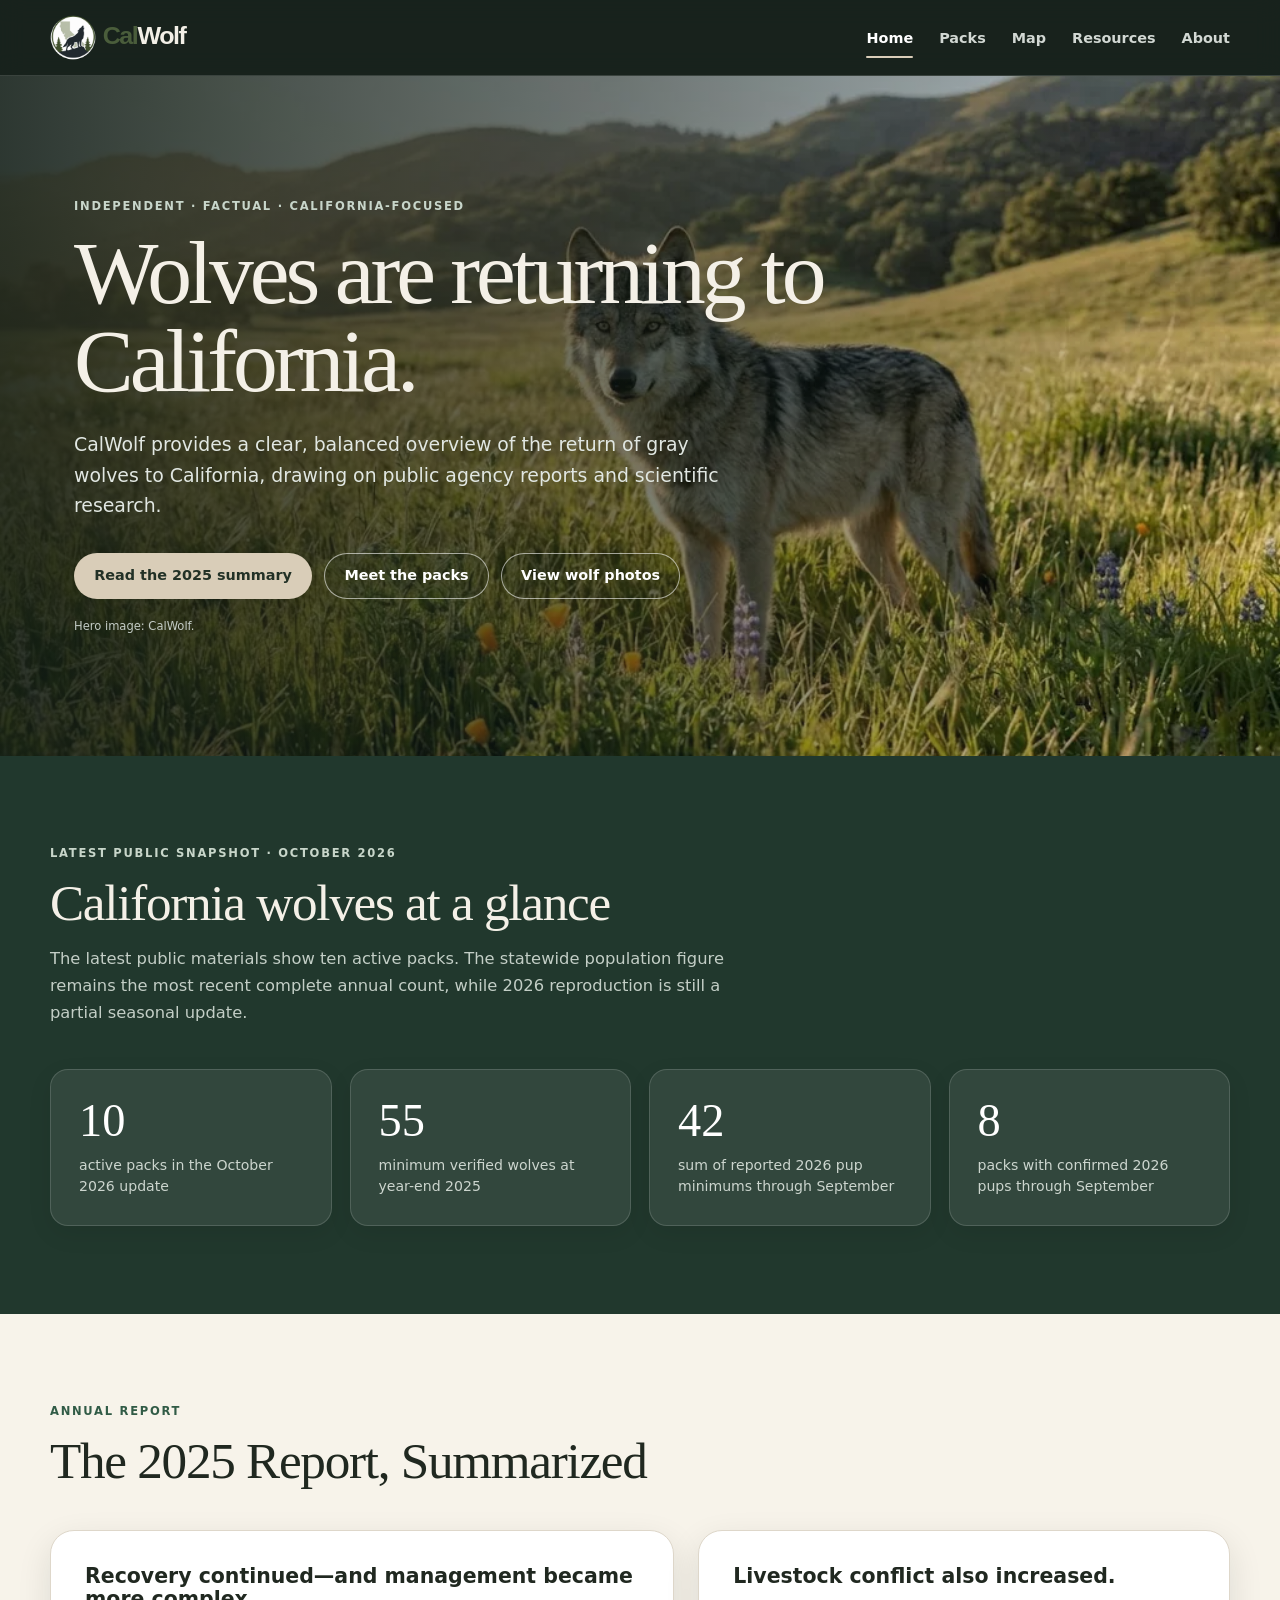
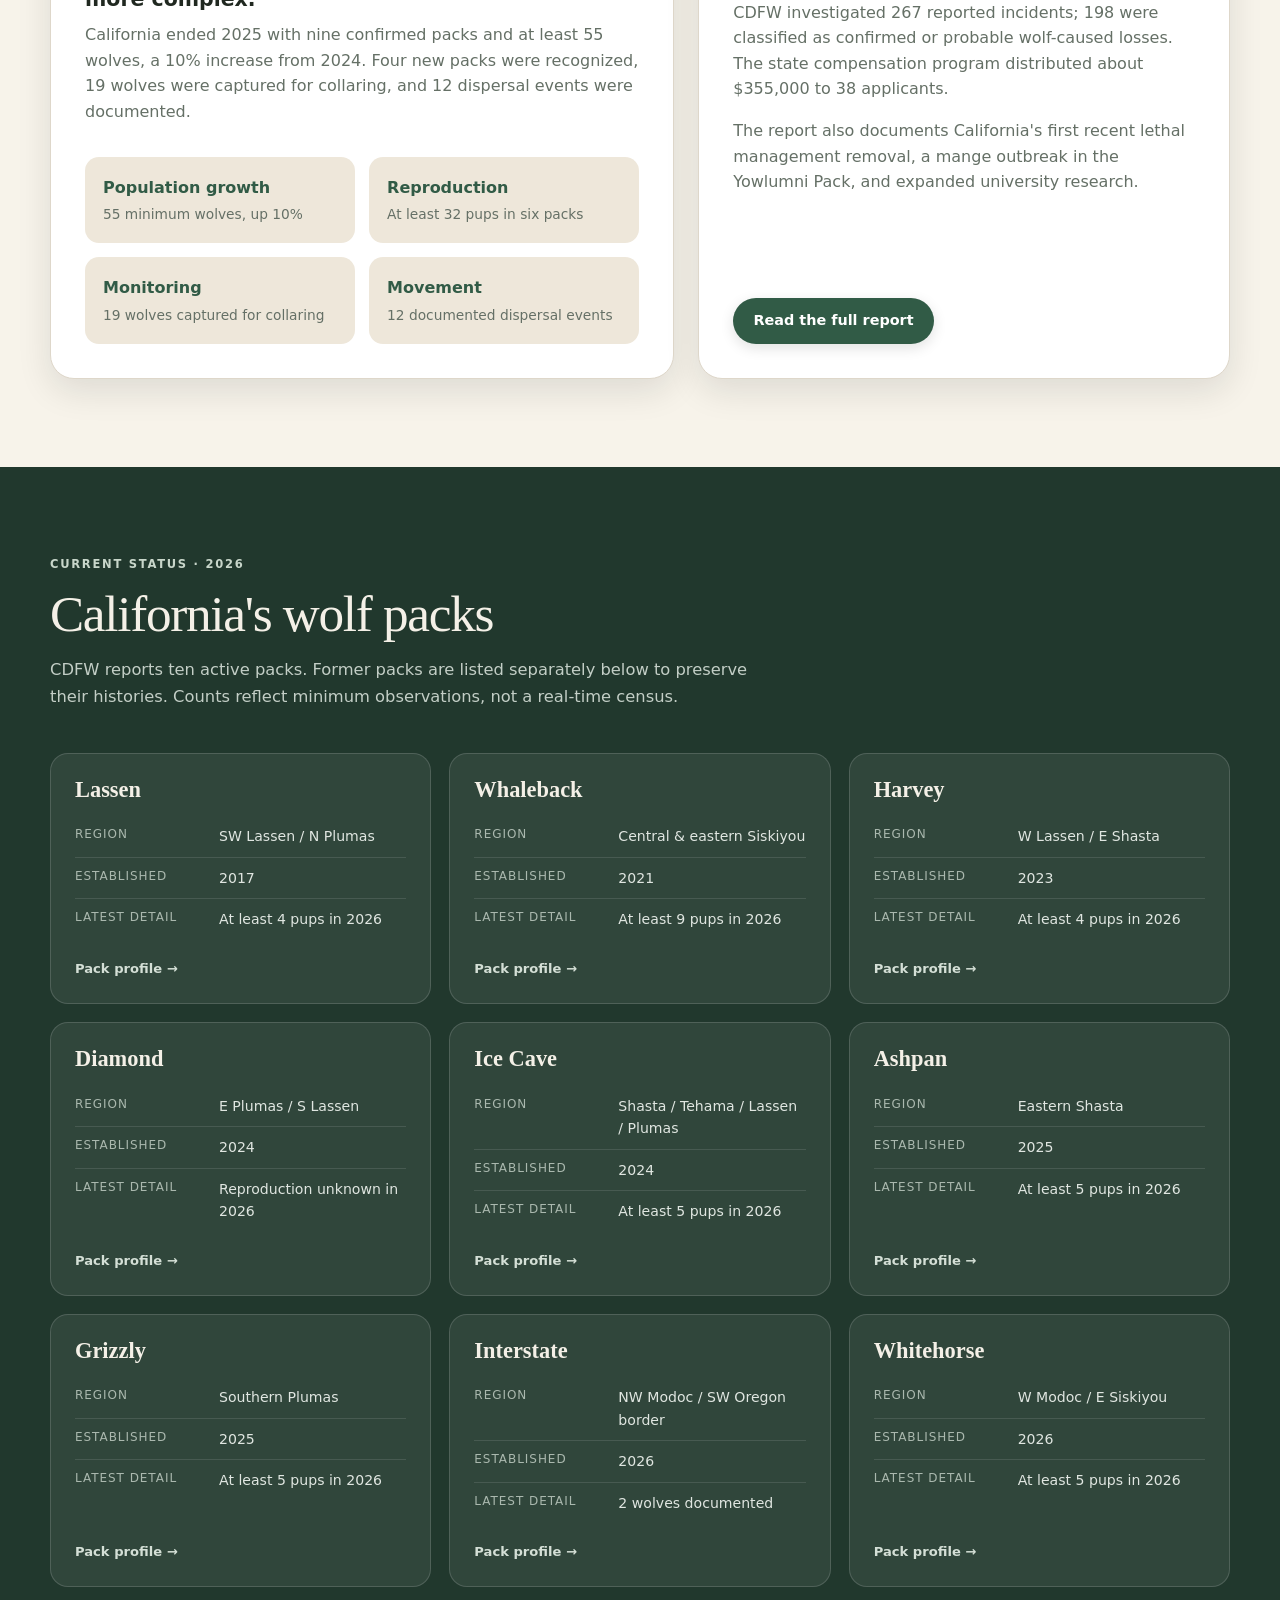
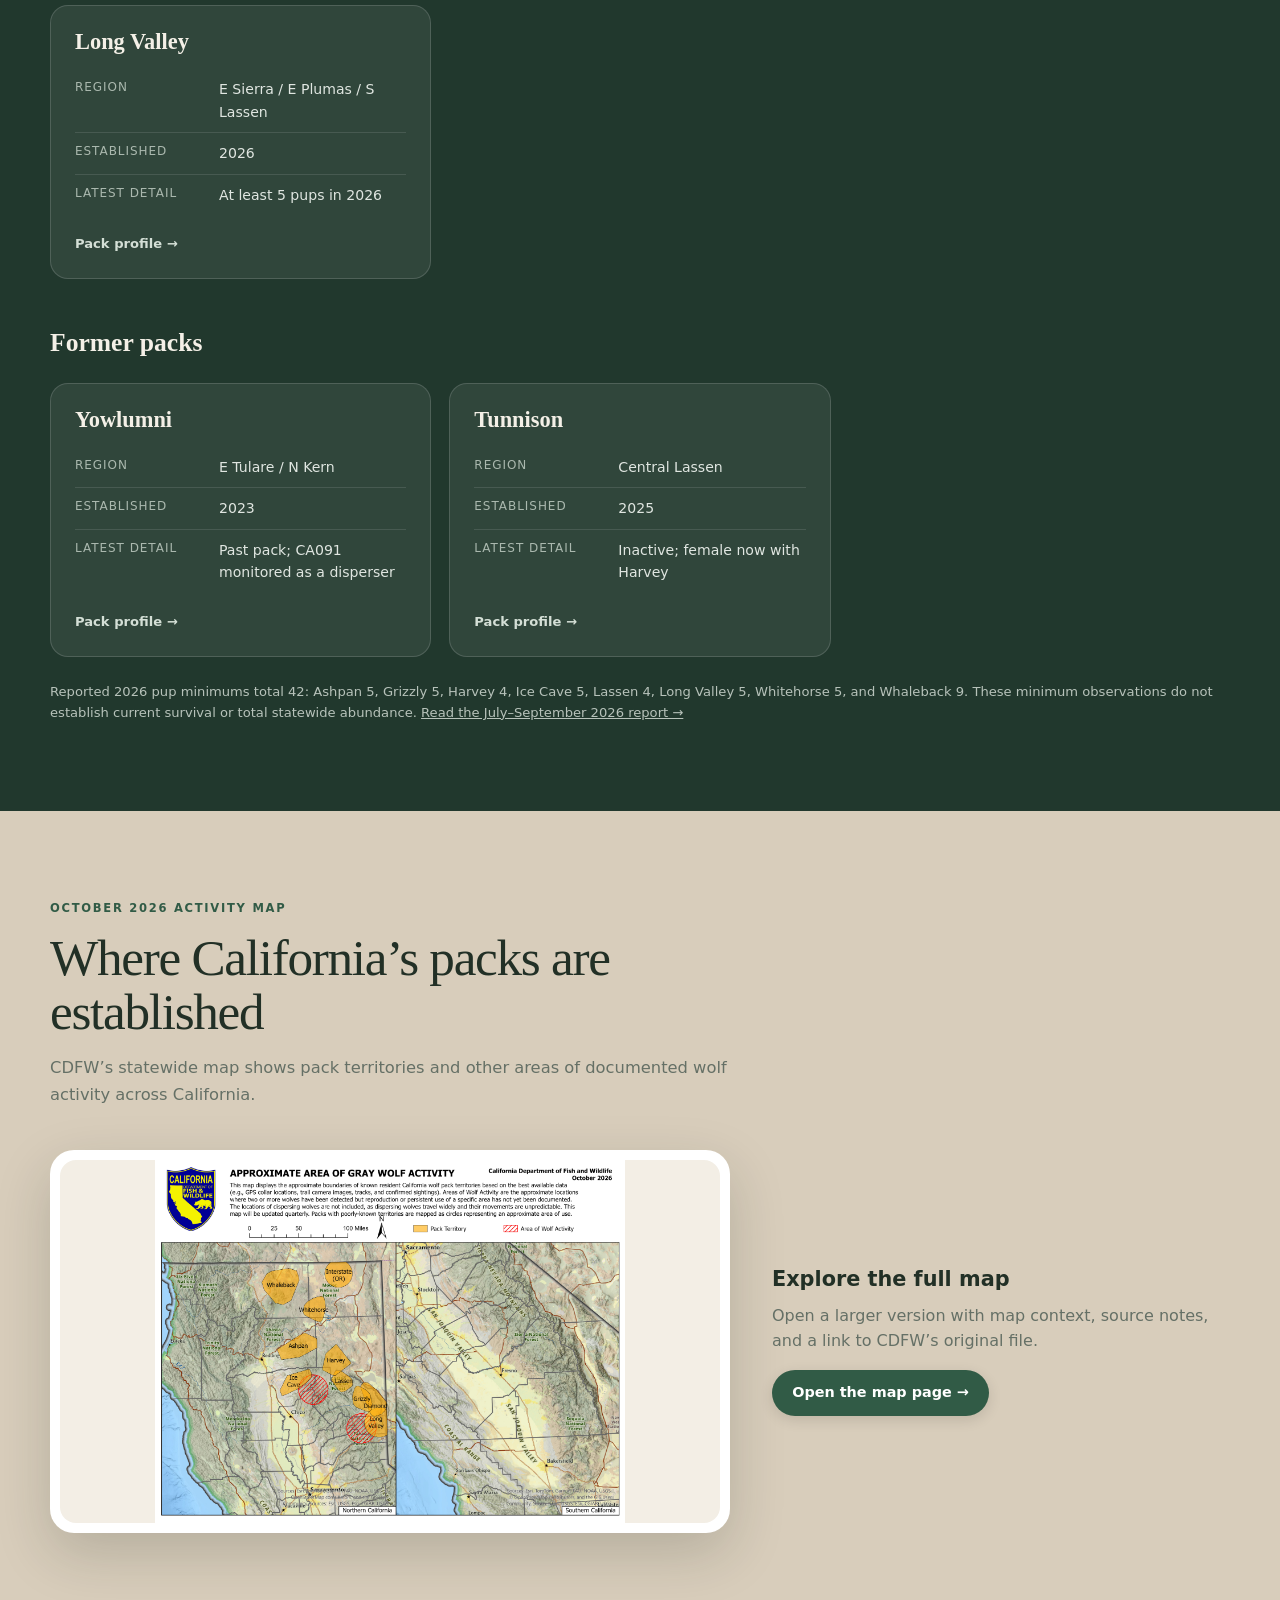
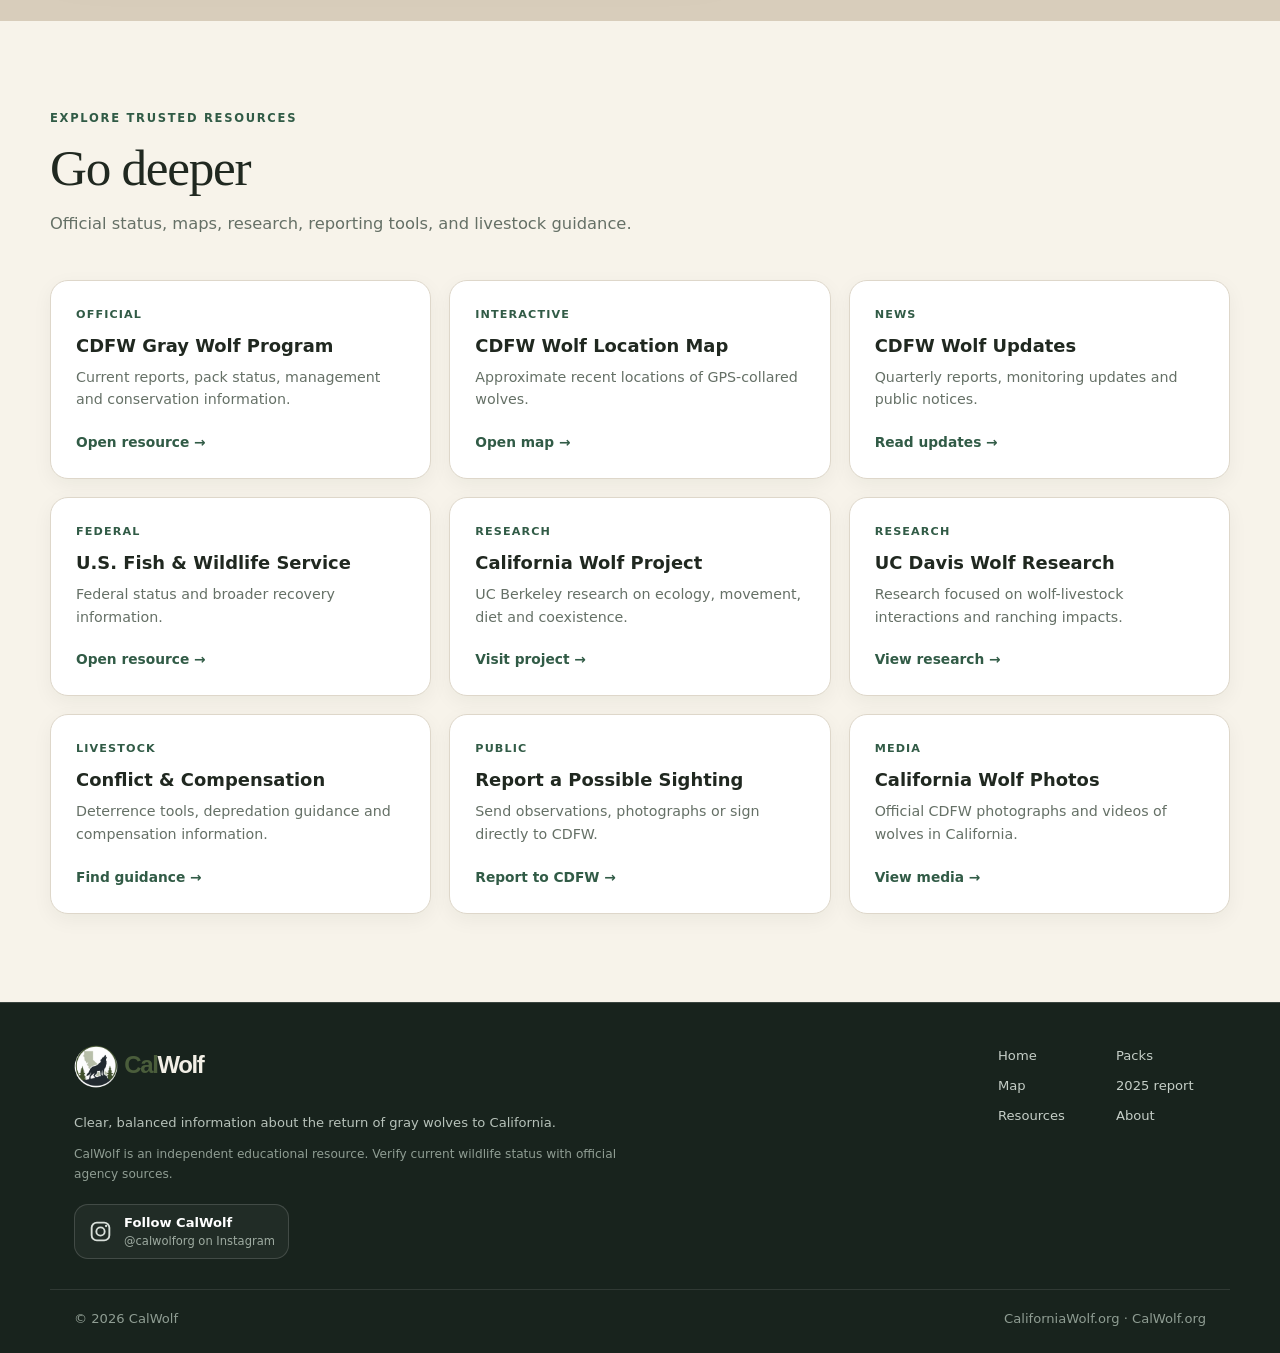
<file: index.html>
<!DOCTYPE html>
<html lang="en">
<head>
<meta charset="utf-8">
<meta content="width=device-width, initial-scale=1" name="viewport">
<title>CalWolf | California Gray Wolf Information</title>
<meta content="Clear, balanced information about the return of gray wolves to California, based on public agency reports and scientific research." name="description">

<link href="styles.css?v=20261026-heading" rel="stylesheet">
<meta content="#18231d" name="theme-color"><meta content="dark light" name="color-scheme"><meta content="index, follow, max-image-preview:large" name="robots"><link href="https://californiawolf.org/" rel="canonical"><link href="images/calwolf-icon.svg" rel="icon" type="image/svg+xml"><link href="images/favicon-32x32.png" rel="icon" sizes="32x32" type="image/png"><link href="images/favicon-16x16.png" rel="icon" sizes="16x16" type="image/png"><link href="images/favicon.ico" rel="shortcut icon"><link href="images/apple-touch-icon.png" rel="apple-touch-icon" sizes="180x180"><link href="site.webmanifest" rel="manifest"><link as="image" fetchpriority="high" href="images/hero-home.webp" rel="preload" type="image/webp"><link href="//nrm.dfg.ca.gov" rel="dns-prefetch"><link href="https://nrm.dfg.ca.gov" rel="preconnect"><meta content="CalWolf" property="og:site_name"><meta content="en_US" property="og:locale"><meta content="website" property="og:type"><meta content="CalWolf | California Gray Wolf Information" property="og:title"><meta content="Clear, balanced information about the return of gray wolves to California, based on public agency reports and scientific research." property="og:description"><meta content="https://californiawolf.org/" property="og:url"><meta content="https://californiawolf.org/images/calwolf-social.jpg" property="og:image"><meta content="1200" property="og:image:width"><meta content="630" property="og:image:height"><meta content="CalWolf — clear, balanced information about California gray wolves" property="og:image:alt"><meta content="summary_large_image" name="twitter:card"><meta content="CalWolf | California Gray Wolf Information" name="twitter:title"><meta content="Clear, balanced information about the return of gray wolves to California, based on public agency reports and scientific research." name="twitter:description"><meta content="https://californiawolf.org/images/calwolf-social.jpg" name="twitter:image"><script>document.documentElement.classList.add('js');</script><script defer src="site.js"></script><script type="application/ld+json">{
  "@context": "https://schema.org",
  "@type": "WebSite",
  "name": "CalWolf | California Gray Wolf Information",
  "url": "https://californiawolf.org/",
  "description": "Clear, balanced information about the return of gray wolves to California, based on public agency reports and scientific research.",
  "isPartOf": {
    "@type": "WebSite",
    "name": "CalWolf",
    "url": "https://californiawolf.org/"
  },
  "publisher": {
    "@type": "Organization",
    "name": "CalWolf",
    "url": "https://californiawolf.org/",
    "logo": "https://californiawolf.org/images/calwolf-icon.svg",
    "sameAs": ["https://www.instagram.com/calwolforg/"]
  }
}</script></head>
<body><a class="skip-link" href="#main-content">Skip to content</a>
<header class="site-header">
<a class="brand" href="index.html">
<img alt="CalWolf" class="brand-logo" decoding="async" height="190" src="images/calwolf-logo.svg" width="720">
<span class="brand-sub">
     California Wolf Information &amp; Education
    </span>
</a><button aria-controls="primary-navigation" aria-expanded="false" aria-label="Open navigation" class="nav-toggle" type="button"><span class="nav-toggle-line"></span><span class="nav-toggle-line"></span><span class="nav-toggle-line"></span></button>
<nav aria-label="Primary navigation" class="site-nav" id="primary-navigation">
<a aria-current="page" href="index.html">
     Home
    </a>
<a href="packs.html">
     Packs
    </a>
<a href="map.html">
     Map
    </a>
<a href="index.html#resources">
     Resources
    </a>
<a href="about.html">
     About
    </a>
</nav>
</header>
<main id="main-content">
<section class="hero home-hero">
<div class="hero-inner">
<div class="hero-copy">
<p class="eyebrow">
       Independent · factual · California-focused
      </p>
<h1>
       Wolves are returning to California.
      </h1>
<p class="lede">
       CalWolf provides a clear, balanced overview of the return of gray wolves to California, drawing on public agency reports and scientific research.
      </p>
<div class="hero-actions">
<a class="button" href="#report">
        Read the 2025 summary
       </a>
<a class="button ghost" href="#packs">
        Meet the packs
       </a>
<a class="button ghost" href="https://wildlife.ca.gov/Conservation/Mammals/Gray-Wolf/Photos" rel="noopener" target="_blank">
        View wolf photos
       </a>
</div>
<p class="credit">
       Hero image: CalWolf.
      </p>
</div>
</div>
</section>
<section class="section deep">
<div class="section-heading">
<p class="eyebrow">
      Latest public snapshot · October 2026
     </p>
<h2>
      California wolves at a glance
     </h2>
<p>
      The latest public materials show ten active packs. The statewide population figure remains the most recent complete annual count, while 2026 reproduction is still a partial seasonal update.
     </p>
</div>
<div class="metric-grid">
<article class="metric-card">
<span class="metric">
       10
      </span>
<span class="label">
       active packs in the October 2026 update
      </span>
</article>
<article class="metric-card">
<span class="metric">
       55
      </span>
<span class="label">
       minimum verified wolves at year-end 2025
      </span>
</article>
<article class="metric-card">
<span class="metric">
       42
      </span>
<span class="label">
       sum of reported 2026 pup minimums through September
      </span>
</article>
<article class="metric-card">
<span class="metric">
       8
      </span>
<span class="label">
       packs with confirmed 2026 pups through September
      </span>
</article>
</div>
</section>
<section class="section light" id="report">
<div class="section-heading">
<p class="eyebrow">
      Annual report
     </p>
<h2>
      The 2025 Report, Summarized
     </h2>
</div>
<div class="report-grid">
<article class="report-main">
<h3>
       Recovery continued—and management became more complex.
      </h3>
<p>
       California ended 2025 with nine confirmed packs and at least 55 wolves, a 10% increase from 2024. Four new packs were recognized, 19 wolves were captured for collaring, and 12 dispersal events were documented.
      </p>
<div class="facts">
<div class="fact">
<strong>
         Population growth
        </strong>
<span>
         55 minimum wolves, up 10%
        </span>
</div>
<div class="fact">
<strong>
         Reproduction
        </strong>
<span>
         At least 32 pups in six packs
        </span>
</div>
<div class="fact">
<strong>
         Monitoring
        </strong>
<span>
         19 wolves captured for collaring
        </span>
</div>
<div class="fact">
<strong>
         Movement
        </strong>
<span>
         12 documented dispersal events
        </span>
</div>
</div>
</article>
<aside class="report-side">
<h3>
       Livestock conflict also increased.
      </h3>
<p>
       CDFW investigated 267 reported incidents; 198 were classified as confirmed or probable wolf-caused losses. The state compensation program distributed about $355,000 to 38 applicants.
      </p>
<p>
       The report also documents California's first recent lethal management removal, a mange outbreak in the Yowlumni Pack, and expanded university research.
      </p>
<a class="button" href="https://nrm.dfg.ca.gov/FileHandler.ashx?DocumentID=245250" rel="noopener" target="_blank">
       Read the full report
      </a>
</aside>
</div>
</section>
<section class="section deep" id="packs">
<div class="section-heading">
<p class="eyebrow">
      Current status · 2026
     </p>
<h2>
      California's wolf packs
     </h2>
<p>
      CDFW reports ten active packs. Former packs are listed separately below to preserve their histories. Counts reflect minimum observations, not a real-time census.
     </p>
</div>
<div class="pack-grid">
<a class="pack-card" href="packs.html#lassen">
<h3>
       Lassen
      </h3>
<dl>
<div>
<dt>
         Region
        </dt>
<dd>
         SW Lassen / N Plumas
        </dd>
</div>
<div>
<dt>
         Established
        </dt>
<dd>
         2017
        </dd>
</div>
<div>
<dt>
         Latest detail
        </dt>
<dd>
         At least 4 pups in 2026
        </dd>
</div>
</dl>
<span class="pack-link">
       Pack profile →
      </span>
</a>
<a class="pack-card" href="packs.html#whaleback">
<h3>
       Whaleback
      </h3>
<dl>
<div>
<dt>
         Region
        </dt>
<dd>
         Central &amp; eastern Siskiyou
        </dd>
</div>
<div>
<dt>
         Established
        </dt>
<dd>
         2021
        </dd>
</div>
<div>
<dt>
         Latest detail
        </dt>
<dd>
         At least 9 pups in 2026
        </dd>
</div>
</dl>
<span class="pack-link">
       Pack profile →
      </span>
</a>
<a class="pack-card" href="packs.html#harvey">
<h3>
       Harvey
      </h3>
<dl>
<div>
<dt>
         Region
        </dt>
<dd>
         W Lassen / E Shasta
        </dd>
</div>
<div>
<dt>
         Established
        </dt>
<dd>
         2023
        </dd>
</div>
<div>
<dt>
         Latest detail
        </dt>
<dd>
         At least 4 pups in 2026
        </dd>
</div>
</dl>
<span class="pack-link">
       Pack profile →
      </span>
</a>

<a class="pack-card" href="packs.html#diamond">
<h3>
       Diamond
      </h3>
<dl>
<div>
<dt>
         Region
        </dt>
<dd>
         E Plumas / S Lassen
        </dd>
</div>
<div>
<dt>
         Established
        </dt>
<dd>
         2024
        </dd>
</div>
<div>
<dt>
         Latest detail
        </dt>
<dd>
         Reproduction unknown in 2026
        </dd>
</div>
</dl>
<span class="pack-link">
       Pack profile →
      </span>
</a>
<a class="pack-card" href="packs.html#ice-cave">
<h3>
       Ice Cave
      </h3>
<dl>
<div>
<dt>
         Region
        </dt>
<dd>
         Shasta / Tehama / Lassen / Plumas
        </dd>
</div>
<div>
<dt>
         Established
        </dt>
<dd>
         2024
        </dd>
</div>
<div>
<dt>
         Latest detail
        </dt>
<dd>
         At least 5 pups in 2026
        </dd>
</div>
</dl>
<span class="pack-link">
       Pack profile →
      </span>
</a>
<a class="pack-card" href="packs.html#ashpan">
<h3>
       Ashpan
      </h3>
<dl>
<div>
<dt>
         Region
        </dt>
<dd>
         Eastern Shasta
        </dd>
</div>
<div>
<dt>
         Established
        </dt>
<dd>
         2025
        </dd>
</div>
<div>
<dt>
         Latest detail
        </dt>
<dd>
         At least 5 pups in 2026
        </dd>
</div>
</dl>
<span class="pack-link">
       Pack profile →
      </span>
</a>

<a class="pack-card" href="packs.html#grizzly">
<h3>
       Grizzly
      </h3>
<dl>
<div>
<dt>
         Region
        </dt>
<dd>
         Southern Plumas
        </dd>
</div>
<div>
<dt>
         Established
        </dt>
<dd>
         2025
        </dd>
</div>
<div>
<dt>
         Latest detail
        </dt>
<dd>
         At least 5 pups in 2026
        </dd>
</div>
</dl>
<span class="pack-link">
       Pack profile →
      </span>
</a>
<a class="pack-card" href="packs.html#interstate">
<h3>
       Interstate
      </h3>
<dl>
<div>
<dt>
         Region
        </dt>
<dd>
         NW Modoc / SW Oregon border
        </dd>
</div>
<div>
<dt>
         Established
        </dt>
<dd>
         2026
        </dd>
</div>
<div>
<dt>
         Latest detail
        </dt>
<dd>
         2 wolves documented
        </dd>
</div>
</dl>
<span class="pack-link">
       Pack profile →
      </span>
</a>
<a class="pack-card" href="packs.html#whitehorse">
<h3>
       Whitehorse
      </h3>
<dl>
<div>
<dt>
         Region
        </dt>
<dd>
         W Modoc / E Siskiyou
        </dd>
</div>
<div>
<dt>
         Established
        </dt>
<dd>
         2026
        </dd>
</div>
<div>
<dt>
         Latest detail
        </dt>
<dd>
         At least 5 pups in 2026
        </dd>
</div>
</dl>
<span class="pack-link">
       Pack profile →
      </span>
</a>
<a class="pack-card" href="packs.html#long-valley">
<h3>
       Long Valley
      </h3>
<dl>
<div>
<dt>
         Region
        </dt>
<dd>
         E Sierra / E Plumas / S Lassen
        </dd>
</div>
<div>
<dt>
         Established
        </dt>
<dd>
         2026
        </dd>
</div>
<div>
<dt>
         Latest detail
        </dt>
<dd>
         At least 5 pups in 2026
        </dd>
</div>
</dl>
<span class="pack-link">
       Pack profile →
      </span>
</a>
</div>
<h3 class="pack-group-heading">Former packs</h3>
<div class="pack-grid">
<a class="pack-card" href="packs.html#yowlumni">
<h3>
       Yowlumni
      </h3>
<dl>
<div>
<dt>
         Region
        </dt>
<dd>
         E Tulare / N Kern
        </dd>
</div>
<div>
<dt>
         Established
        </dt>
<dd>
         2023
        </dd>
</div>
<div>
<dt>
         Latest detail
        </dt>
<dd>
         Past pack; CA091 monitored as a disperser
        </dd>
</div>
</dl>
<span class="pack-link">
       Pack profile →
      </span>
</a>
<a class="pack-card" href="packs.html#tunnison">
<h3>
       Tunnison
      </h3>
<dl>
<div>
<dt>
         Region
        </dt>
<dd>
         Central Lassen
        </dd>
</div>
<div>
<dt>
         Established
        </dt>
<dd>
         2025
        </dd>
</div>
<div>
<dt>
         Latest detail
        </dt>
<dd>
         Inactive; female now with Harvey
        </dd>
</div>
</dl>
<span class="pack-link">
       Pack profile →
      </span>
</a>
</div>
<p class="pack-note">
     Reported 2026 pup minimums total 42: Ashpan 5, Grizzly 5, Harvey 4, Ice Cave 5, Lassen 4, Long Valley 5, Whitehorse 5, and Whaleback 9. These minimum observations do not establish current survival or total statewide abundance. <a href="https://nrm.dfg.ca.gov/FileHandler.ashx?DocumentID=247778" target="_blank" rel="noopener">Read the July–September 2026 report →</a>
    </p>
</section>
<section class="section sand" id="map">
<div class="section-heading">
<p class="eyebrow">
      October 2026 activity map
     </p>
<h2>
      Where California’s packs are established
     </h2>
<p>
      CDFW’s statewide map shows pack territories and other areas of documented wolf activity across California.
     </p>
</div>
<div class="map-feature">
<a aria-label="Open the California wolf activity map page" class="map-preview" href="map.html">
<img alt="CDFW Approximate Area of Gray Wolf Activity map, October 2026" decoding="async" height="5100" loading="lazy" src="images/wolf-activity-october-2026.jpg" width="6600">
</a>
<div class="map-copy">
<h3>
       Explore the full map
      </h3>
<p>
       Open a larger version with map context, source notes, and a link to CDFW’s original file.
      </p>
<a class="button map-button" href="map.html">
       Open the map page →
      </a>
</div>
</div>
</section>
<section class="section light" id="resources">
<div class="section-heading">
<p class="eyebrow">
      Explore trusted resources
     </p>
<h2>
      Go deeper
     </h2>
<p>
      Official status, maps, research, reporting tools, and livestock guidance.
     </p>
</div>
<div class="resource-grid">
<a class="resource-card" href="https://wildlife.ca.gov/Conservation/Mammals/Gray-Wolf" rel="noopener" target="_blank">
<span class="tag">
       Official
      </span>
<h3>
       CDFW Gray Wolf Program
      </h3>
<p>
       Current reports, pack status, management and conservation information.
      </p>
<span class="arrow">
       Open resource →
      </span>
</a>
<a class="resource-card" href="https://wildlife.ca.gov/Conservation/Mammals/Gray-Wolf/Location-Map" rel="noopener" target="_blank">
<span class="tag">
       Interactive
      </span>
<h3>
       CDFW Wolf Location Map
      </h3>
<p>
       Approximate recent locations of GPS-collared wolves.
      </p>
<span class="arrow">
       Open map →
      </span>
</a>
<a class="resource-card" href="https://wildlife.ca.gov/Conservation/Mammals/Gray-Wolf/Updates" rel="noopener" target="_blank">
<span class="tag">
       News
      </span>
<h3>
       CDFW Wolf Updates
      </h3>
<p>
       Quarterly reports, monitoring updates and public notices.
      </p>
<span class="arrow">
       Read updates →
      </span>
</a>
<a class="resource-card" href="https://www.fws.gov/species/gray-wolf-canis-lupus" rel="noopener" target="_blank">
<span class="tag">
       Federal
      </span>
<h3>
       U.S. Fish &amp; Wildlife Service
      </h3>
<p>
       Federal status and broader recovery information.
      </p>
<span class="arrow">
       Open resource →
      </span>
</a>
<a class="resource-card" href="https://californiawolfproject.berkeley.edu/" rel="noopener" target="_blank">
<span class="tag">
       Research
      </span>
<h3>
       California Wolf Project
      </h3>
<p>
       UC Berkeley research on ecology, movement, diet and coexistence.
      </p>
<span class="arrow">
       Visit project →
      </span>
</a>
<a class="resource-card" href="https://livestockecon.ucdavis.edu/wolf-livestock-interaction-research" rel="noopener" target="_blank">
<span class="tag">
       Research
      </span>
<h3>
       UC Davis Wolf Research
      </h3>
<p>
       Research focused on wolf-livestock interactions and ranching impacts.
      </p>
<span class="arrow">
       View research →
      </span>
</a>
<a class="resource-card" href="https://wildlife.ca.gov/Conservation/Mammals/Gray-Wolf#potential-conflict-and-depredation" rel="noopener" target="_blank">
<span class="tag">
       Livestock
      </span>
<h3>
       Conflict &amp; Compensation
      </h3>
<p>
       Deterrence tools, depredation guidance and compensation information.
      </p>
<span class="arrow">
       Find guidance →
      </span>
</a>
<a class="resource-card" href="https://wildlife.ca.gov/Conservation/Mammals/Gray-Wolf/Sighting-Report" rel="noopener" target="_blank">
<span class="tag">
       Public
      </span>
<h3>
       Report a Possible Sighting
      </h3>
<p>
       Send observations, photographs or sign directly to CDFW.
      </p>
<span class="arrow">
       Report to CDFW →
      </span>
</a>
<a class="resource-card" href="https://wildlife.ca.gov/Conservation/Mammals/Gray-Wolf/Photos" rel="noopener" target="_blank">
<span class="tag">
       Media
      </span>
<h3>
       California Wolf Photos
      </h3>
<p>
       Official CDFW photographs and videos of wolves in California.
      </p>
<span class="arrow">
       View media →
      </span>
</a>
</div>
</section>
</main>
<footer class="site-footer">
<div class="footer-inner">
<div>
<a class="footer-brand" href="index.html">
<img alt="CalWolf" class="footer-logo" decoding="async" height="190" loading="lazy" src="images/calwolf-logo.svg" width="720">
</a>
<div class="footer-copy">
<p>
       Clear, balanced information about the return of gray wolves to California.
      </p>
<p class="footer-disclaimer">
       CalWolf is an independent educational resource. Verify current wildlife status with official agency sources.
      </p>
</div>

<div class="footer-social">
<a aria-label="Follow CalWolf on Instagram at @calwolforg" class="instagram-link" href="https://www.instagram.com/calwolforg/" rel="noopener noreferrer" target="_blank">
<svg aria-hidden="true" class="instagram-icon" viewBox="0 0 24 24" xmlns="http://www.w3.org/2000/svg">
<rect fill="none" height="17" rx="5" stroke="currentColor" stroke-width="1.8" width="17" x="3.5" y="3.5"></rect>
<circle cx="12" cy="12" fill="none" r="4" stroke="currentColor" stroke-width="1.8"></circle>
<circle cx="17.4" cy="6.7" fill="currentColor" r="1.1"></circle>
</svg>
<span><strong>Follow CalWolf</strong><small>@calwolforg on Instagram</small></span>
</a>
</div>
</div>
<nav aria-label="Footer navigation" class="footer-nav">
<a href="index.html">
      Home
     </a>
<a href="packs.html">
      Packs
     </a>
<a href="map.html">
      Map
     </a>
<a href="index.html#report">
      2025 report
     </a>
<a href="index.html#resources">
      Resources
     </a>
<a href="about.html">
      About
     </a>
</nav>
</div>
<div class="footer-bottom">
<p>
     © 2026 CalWolf
    </p>
<p>
     CaliforniaWolf.org · CalWolf.org
    </p>
</div>
</footer>

</body>
</html>
</file>
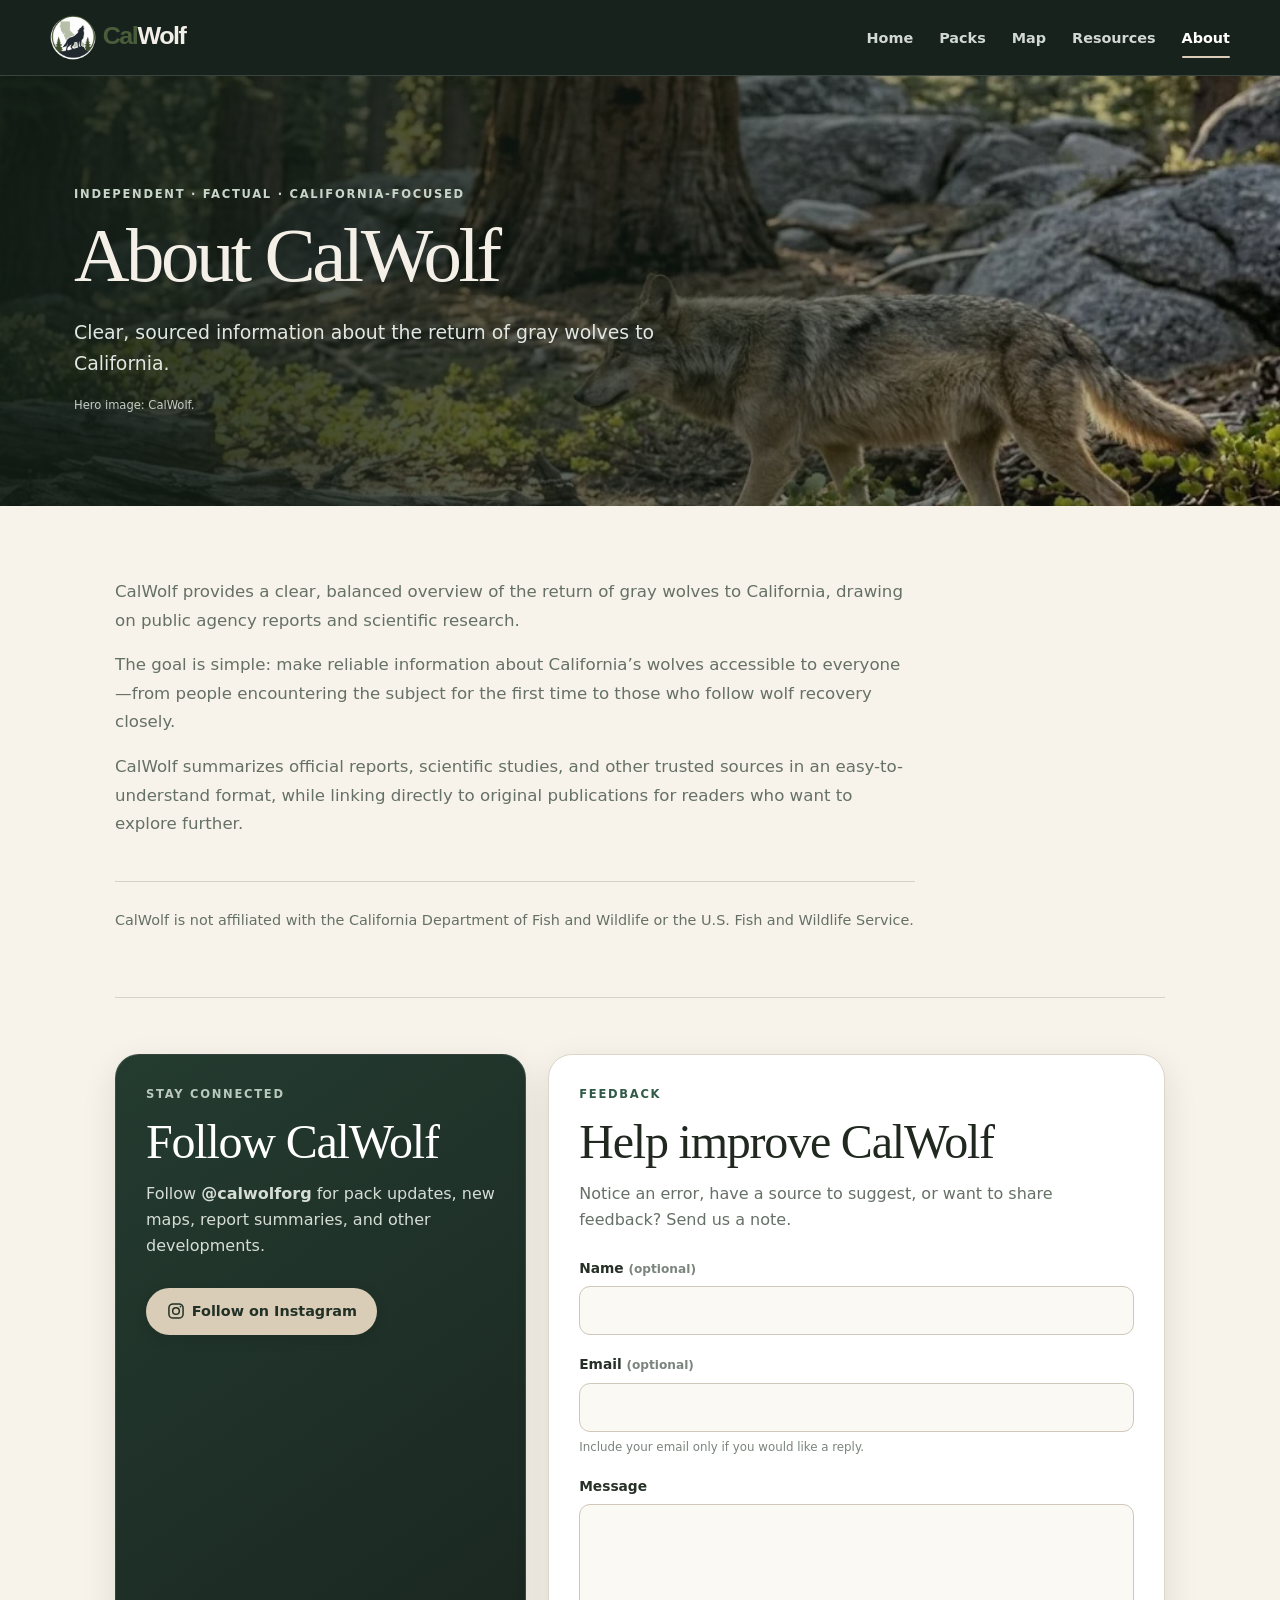
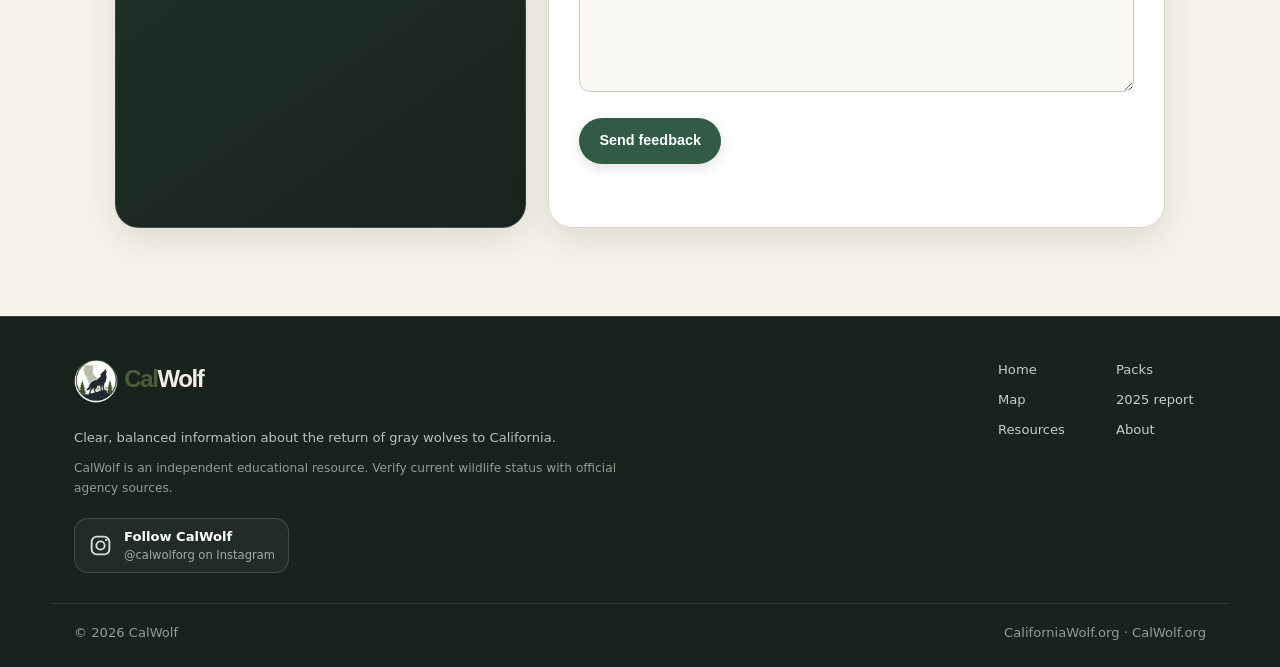
<file: about.html>
<!DOCTYPE html>
<html lang="en">
<head>
<meta charset="utf-8">
<meta content="width=device-width,initial-scale=1" name="viewport">
<title>About CalWolf | California Wolf Information</title>
<meta content="Learn about CalWolf, an independent educational resource presenting clear, sourced information about California’s gray wolves." name="description">

<link href="styles.css" rel="stylesheet">
<meta content="#18231d" name="theme-color"><meta content="dark light" name="color-scheme"><meta content="index, follow, max-image-preview:large" name="robots"><link href="https://californiawolf.org/about.html" rel="canonical"><link href="images/calwolf-icon.svg" rel="icon" type="image/svg+xml"><link href="images/favicon-32x32.png" rel="icon" sizes="32x32" type="image/png"><link href="images/favicon-16x16.png" rel="icon" sizes="16x16" type="image/png"><link href="images/favicon.ico" rel="shortcut icon"><link href="images/apple-touch-icon.png" rel="apple-touch-icon" sizes="180x180"><link href="site.webmanifest" rel="manifest"><link as="image" fetchpriority="high" href="images/hero-about.webp" rel="preload" type="image/webp"><meta content="CalWolf" property="og:site_name"><meta content="en_US" property="og:locale"><meta content="article" property="og:type"><meta content="About CalWolf | California Wolf Information" property="og:title"><meta content="Learn about CalWolf, an independent educational resource presenting clear, sourced information about California’s gray wolves." property="og:description"><meta content="https://californiawolf.org/about.html" property="og:url"><meta content="https://californiawolf.org/images/calwolf-social.jpg" property="og:image"><meta content="1200" property="og:image:width"><meta content="630" property="og:image:height"><meta content="CalWolf — clear, balanced information about California gray wolves" property="og:image:alt"><meta content="summary_large_image" name="twitter:card"><meta content="About CalWolf | California Wolf Information" name="twitter:title"><meta content="Learn about CalWolf, an independent educational resource presenting clear, sourced information about California’s gray wolves." name="twitter:description"><meta content="https://californiawolf.org/images/calwolf-social.jpg" name="twitter:image"><script>document.documentElement.classList.add('js');</script><script defer src="site.js"></script><script type="application/ld+json">{
  "@context": "https://schema.org",
  "@type": "AboutPage",
  "name": "About CalWolf | California Wolf Information",
  "url": "https://californiawolf.org/about.html",
  "description": "Learn about CalWolf, an independent educational resource presenting clear, sourced information about California’s gray wolves.",
  "isPartOf": {
    "@type": "WebSite",
    "name": "CalWolf",
    "url": "https://californiawolf.org/"
  },
  "publisher": {
    "@type": "Organization",
    "name": "CalWolf",
    "url": "https://californiawolf.org/",
    "logo": "https://californiawolf.org/images/calwolf-icon.svg",
    "sameAs": ["https://www.instagram.com/calwolforg/"]
  }
}</script></head>
<body><a class="skip-link" href="#main-content">Skip to content</a>
<header class="site-header">
<a class="brand" href="index.html">
<img alt="CalWolf" class="brand-logo" decoding="async" height="190" src="images/calwolf-logo.svg" width="720">
<span class="brand-sub">
     California Wolf Information &amp; Education
    </span>
</a><button aria-controls="primary-navigation" aria-expanded="false" aria-label="Open navigation" class="nav-toggle" type="button"><span class="nav-toggle-line"></span><span class="nav-toggle-line"></span><span class="nav-toggle-line"></span></button>
<nav aria-label="Primary navigation" class="site-nav" id="primary-navigation">
<a href="index.html">
     Home
    </a>
<a href="packs.html">
     Packs
    </a>
<a href="map.html">
     Map
    </a>
<a href="index.html#resources">
     Resources
    </a>
<a aria-current="page" href="about.html">
     About
    </a>
</nav>
</header>
<section class="hero page-hero about-hero">
<div class="hero-inner">
<div class="hero-copy">
<p class="eyebrow">
      Independent · factual · California-focused
     </p>
<h1>
      About CalWolf
     </h1>
<p class="lede">
      Clear, sourced information about the return of gray wolves to California.
     </p>
<p class="credit">
      Hero image: CalWolf.
     </p>
</div>
</div>
</section>
<main class="page-main" id="main-content">
<div class="about-copy">
<p>
     CalWolf provides a clear, balanced overview of the return of gray wolves to California, drawing on public agency reports and scientific research.
    </p>
<p>
     The goal is simple: make reliable information about California’s wolves accessible to everyone—from people encountering the subject for the first time to those who follow wolf recovery closely.
    </p>
<p>
     CalWolf summarizes official reports, scientific studies, and other trusted sources in an easy-to-understand format, while linking directly to original publications for readers who want to explore further.
    </p>
<p class="note-line">
     CalWolf is not affiliated with the California Department of Fish and Wildlife or the U.S. Fish and Wildlife Service.
    </p>
</div>

<section aria-labelledby="connect-title" class="about-connect">
<div class="about-connect-grid">
<article class="connect-card instagram-card">
<p class="eyebrow">Stay connected</p>
<h2 id="connect-title">Follow CalWolf</h2>
<p>Follow <strong>@calwolforg</strong> for pack updates, new maps, report summaries, and other developments.</p>
<a class="button instagram-button" href="https://www.instagram.com/calwolforg/" rel="noopener noreferrer" target="_blank">
<svg aria-hidden="true" class="button-icon" viewBox="0 0 24 24" xmlns="http://www.w3.org/2000/svg">
<rect fill="none" height="17" rx="5" stroke="currentColor" stroke-width="1.8" width="17" x="3.5" y="3.5"></rect>
<circle cx="12" cy="12" fill="none" r="4" stroke="currentColor" stroke-width="1.8"></circle>
<circle cx="17.4" cy="6.7" fill="currentColor" r="1.1"></circle>
</svg>
Follow on Instagram
</a>
</article>
<article class="connect-card feedback-card">
<p class="eyebrow">Feedback</p>
<h2 id="feedback-title">Help improve CalWolf</h2>
<p>Notice an error, have a source to suggest, or want to share feedback? Send us a note.</p>
<form action="https://formspree.io/f/xjgnozld" class="feedback-form" data-formspree method="POST">
<input name="_subject" type="hidden" value="New CalWolf website feedback">
<input name="page" type="hidden" value="About CalWolf">
<div aria-hidden="true" class="form-honeypot">
<label>Leave this field empty<input autocomplete="off" name="_gotcha" tabindex="-1" type="text"></label>
</div>
<div class="form-field">
<label for="feedback-name">Name <span>(optional)</span></label>
<input autocomplete="name" id="feedback-name" maxlength="100" name="name" type="text">
</div>
<div class="form-field">
<label for="feedback-email">Email <span>(optional)</span></label>
<input autocomplete="email" id="feedback-email" maxlength="200" name="email" type="email">
<p class="field-note">Include your email only if you would like a reply.</p>
</div>
<div class="form-field">
<label for="feedback-message">Message</label>
<textarea id="feedback-message" maxlength="3000" name="message" required rows="7"></textarea>
</div>
<button class="button feedback-submit" type="submit">Send feedback</button>
<p aria-live="polite" class="form-status" role="status"></p>
</form>
</article>
</div>
</section>
</main>
<footer class="site-footer">
<div class="footer-inner">
<div>
<a class="footer-brand" href="index.html">
<img alt="CalWolf" class="footer-logo" decoding="async" height="190" loading="lazy" src="images/calwolf-logo.svg" width="720">
</a>
<div class="footer-copy">
<p>
       Clear, balanced information about the return of gray wolves to California.
      </p>
<p class="footer-disclaimer">
       CalWolf is an independent educational resource. Verify current wildlife status with official agency sources.
      </p>
</div>

<div class="footer-social">
<a aria-label="Follow CalWolf on Instagram at @calwolforg" class="instagram-link" href="https://www.instagram.com/calwolforg/" rel="noopener noreferrer" target="_blank">
<svg aria-hidden="true" class="instagram-icon" viewBox="0 0 24 24" xmlns="http://www.w3.org/2000/svg">
<rect fill="none" height="17" rx="5" stroke="currentColor" stroke-width="1.8" width="17" x="3.5" y="3.5"></rect>
<circle cx="12" cy="12" fill="none" r="4" stroke="currentColor" stroke-width="1.8"></circle>
<circle cx="17.4" cy="6.7" fill="currentColor" r="1.1"></circle>
</svg>
<span><strong>Follow CalWolf</strong><small>@calwolforg on Instagram</small></span>
</a>
</div>
</div>
<nav aria-label="Footer navigation" class="footer-nav">
<a href="index.html">
      Home
     </a>
<a href="packs.html">
      Packs
     </a>
<a href="map.html">
      Map
     </a>
<a href="index.html#report">
      2025 report
     </a>
<a href="index.html#resources">
      Resources
     </a>
<a href="about.html">
      About
     </a>
</nav>
</div>
<div class="footer-bottom">
<p>
     © 2026 CalWolf
    </p>
<p>
     CaliforniaWolf.org · CalWolf.org
    </p>
</div>
</footer>
</body>
</html>
</file>
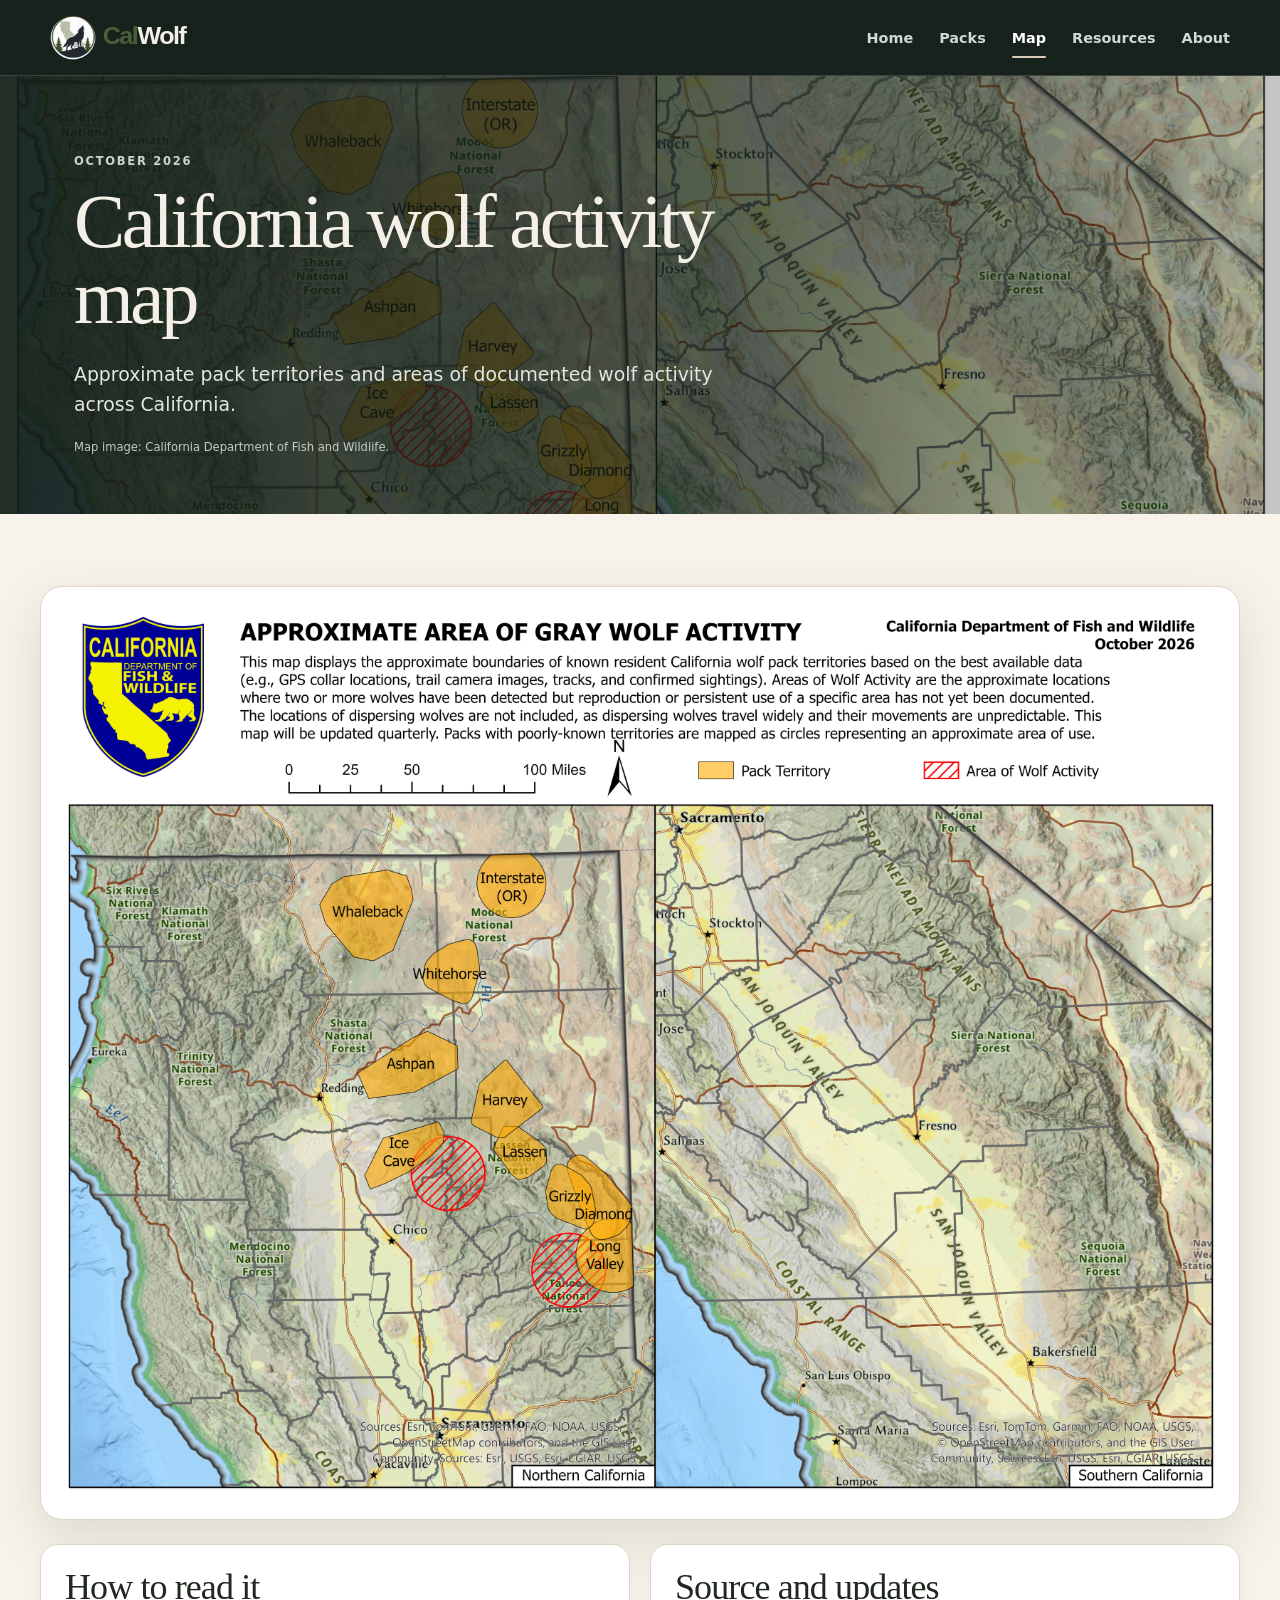
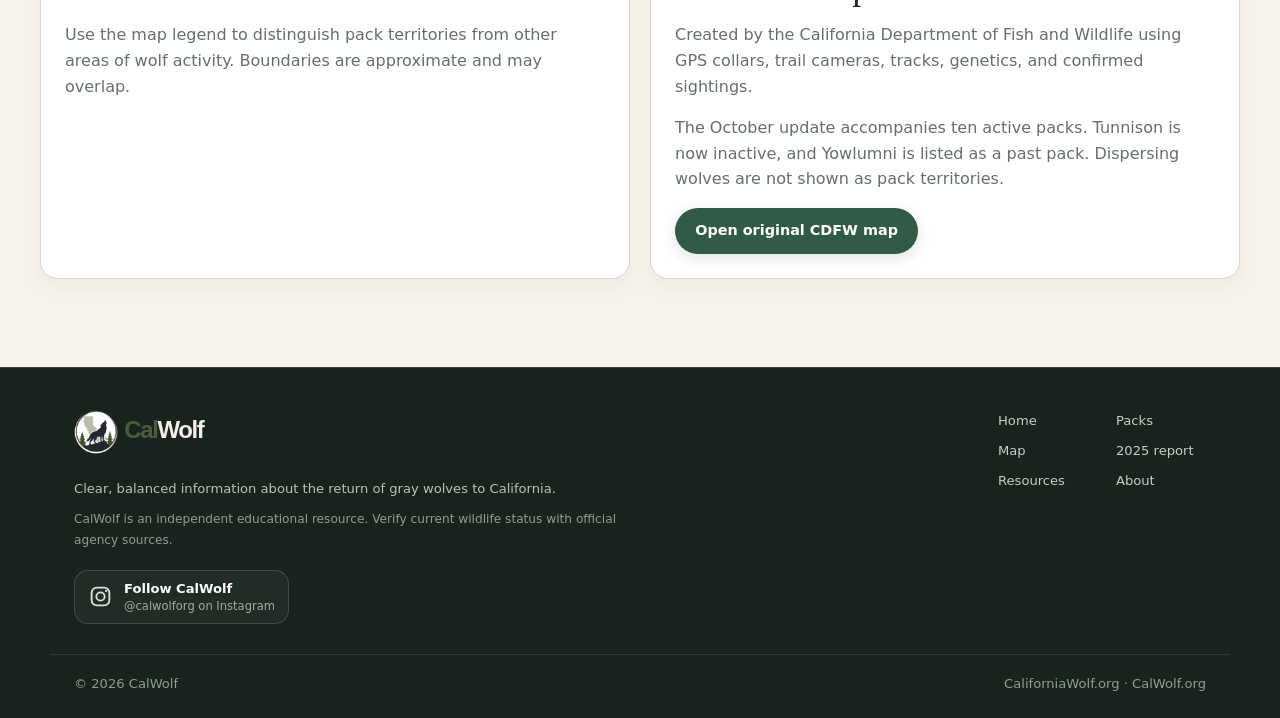
<file: map.html>
<!DOCTYPE html>
<html lang="en">
<head>
<meta charset="utf-8">
<meta content="width=device-width,initial-scale=1" name="viewport">
<title>California Wolf Activity Map | CalWolf</title>

<link href="styles.css" rel="stylesheet">
<meta content="View the latest public map of approximate California gray wolf pack territories and documented wolf activity." name="description"><meta content="#18231d" name="theme-color"><meta content="dark light" name="color-scheme"><meta content="index, follow, max-image-preview:large" name="robots"><link href="https://californiawolf.org/map.html" rel="canonical"><link href="images/calwolf-icon.svg" rel="icon" type="image/svg+xml"><link href="images/favicon-32x32.png" rel="icon" sizes="32x32" type="image/png"><link href="images/favicon-16x16.png" rel="icon" sizes="16x16" type="image/png"><link href="images/favicon.ico" rel="shortcut icon"><link href="images/apple-touch-icon.png" rel="apple-touch-icon" sizes="180x180"><link href="site.webmanifest" rel="manifest"><link href="//nrm.dfg.ca.gov" rel="dns-prefetch"><link href="https://nrm.dfg.ca.gov" rel="preconnect"><meta content="CalWolf" property="og:site_name"><meta content="en_US" property="og:locale"><meta content="article" property="og:type"><meta content="California Wolf Activity Map | CalWolf" property="og:title"><meta content="View the latest public map of approximate California gray wolf pack territories and documented wolf activity." property="og:description"><meta content="https://californiawolf.org/map.html" property="og:url"><meta content="https://californiawolf.org/images/calwolf-social.jpg" property="og:image"><meta content="1200" property="og:image:width"><meta content="630" property="og:image:height"><meta content="CalWolf — clear, balanced information about California gray wolves" property="og:image:alt"><meta content="summary_large_image" name="twitter:card"><meta content="California Wolf Activity Map | CalWolf" name="twitter:title"><meta content="View the latest public map of approximate California gray wolf pack territories and documented wolf activity." name="twitter:description"><meta content="https://californiawolf.org/images/calwolf-social.jpg" name="twitter:image"><script>document.documentElement.classList.add('js');</script><script defer src="site.js"></script><script type="application/ld+json">{
  "@context": "https://schema.org",
  "@type": "WebPage",
  "name": "California Wolf Activity Map | CalWolf",
  "url": "https://californiawolf.org/map.html",
  "description": "View the latest public map of approximate California gray wolf pack territories and documented wolf activity.",
  "isPartOf": {
    "@type": "WebSite",
    "name": "CalWolf",
    "url": "https://californiawolf.org/"
  },
  "publisher": {
    "@type": "Organization",
    "name": "CalWolf",
    "url": "https://californiawolf.org/",
    "logo": "https://californiawolf.org/images/calwolf-icon.svg",
    "sameAs": ["https://www.instagram.com/calwolforg/"]
  }
}</script></head>
<body><a class="skip-link" href="#main-content">Skip to content</a>
<header class="site-header">
<a class="brand" href="index.html">
<img alt="CalWolf" class="brand-logo" decoding="async" height="190" src="images/calwolf-logo.svg" width="720">
<span class="brand-sub">
     California Wolf Information &amp; Education
    </span>
</a><button aria-controls="primary-navigation" aria-expanded="false" aria-label="Open navigation" class="nav-toggle" type="button"><span class="nav-toggle-line"></span><span class="nav-toggle-line"></span><span class="nav-toggle-line"></span></button>
<nav aria-label="Primary navigation" class="site-nav" id="primary-navigation">
<a href="index.html">
     Home
    </a>
<a href="packs.html">
     Packs
    </a>
<a aria-current="page" href="map.html">
     Map
    </a>
<a href="index.html#resources">
     Resources
    </a>
<a href="about.html">
     About
    </a>
</nav>
</header>
<section class="hero page-hero map-hero">
<div class="hero-inner">
<div class="hero-copy">
<p class="eyebrow">
      October 2026
     </p>
<h1>
      California wolf activity map
     </h1>
<p class="lede">
      Approximate pack territories and areas of documented wolf activity across California.
     </p>
<p class="credit">
      Map image: California Department of Fish and Wildlife.
     </p>
</div>
</div>
</section>
<main class="page-main wide" id="main-content">
<div class="map-frame">
<img alt="CDFW Approximate Area of Gray Wolf Activity map, October 2026" decoding="async" fetchpriority="high" height="5100" src="images/wolf-activity-october-2026.jpg" width="6600">
</div>
<section class="notes">
<article class="note">
<h2>
      How to read it
     </h2>
<p>
      Use the map legend to distinguish pack territories from other areas of wolf activity. Boundaries are approximate and may overlap.
     </p>
</article>
<article class="note">
<h2>
      Source and updates
     </h2>
<p>
      Created by the California Department of Fish and Wildlife using GPS collars, trail cameras, tracks, genetics, and confirmed sightings.
     </p>
<p>
      The October update accompanies ten active packs. Tunnison is now inactive, and Yowlumni is listed as a past pack. Dispersing wolves are not shown as pack territories.
     </p>
<a class="button" href="https://nrm.dfg.ca.gov/FileHandler.ashx?DocumentID=247780" rel="noopener" target="_blank">
      Open original CDFW map
     </a>
</article>
</section>
</main>
<footer class="site-footer">
<div class="footer-inner">
<div>
<a class="footer-brand" href="index.html">
<img alt="CalWolf" class="footer-logo" decoding="async" height="190" loading="lazy" src="images/calwolf-logo.svg" width="720">
</a>
<div class="footer-copy">
<p>
       Clear, balanced information about the return of gray wolves to California.
      </p>
<p class="footer-disclaimer">
       CalWolf is an independent educational resource. Verify current wildlife status with official agency sources.
      </p>
</div>

<div class="footer-social">
<a aria-label="Follow CalWolf on Instagram at @calwolforg" class="instagram-link" href="https://www.instagram.com/calwolforg/" rel="noopener noreferrer" target="_blank">
<svg aria-hidden="true" class="instagram-icon" viewBox="0 0 24 24" xmlns="http://www.w3.org/2000/svg">
<rect fill="none" height="17" rx="5" stroke="currentColor" stroke-width="1.8" width="17" x="3.5" y="3.5"></rect>
<circle cx="12" cy="12" fill="none" r="4" stroke="currentColor" stroke-width="1.8"></circle>
<circle cx="17.4" cy="6.7" fill="currentColor" r="1.1"></circle>
</svg>
<span><strong>Follow CalWolf</strong><small>@calwolforg on Instagram</small></span>
</a>
</div>
</div>
<nav aria-label="Footer navigation" class="footer-nav">
<a href="index.html">
      Home
     </a>
<a href="packs.html">
      Packs
     </a>
<a href="map.html">
      Map
     </a>
<a href="index.html#report">
      2025 report
     </a>
<a href="index.html#resources">
      Resources
     </a>
<a href="about.html">
      About
     </a>
</nav>
</div>
<div class="footer-bottom">
<p>
     © 2026 CalWolf
    </p>
<p>
     CaliforniaWolf.org · CalWolf.org
    </p>
</div>
</footer>
</body>
</html>
</file>
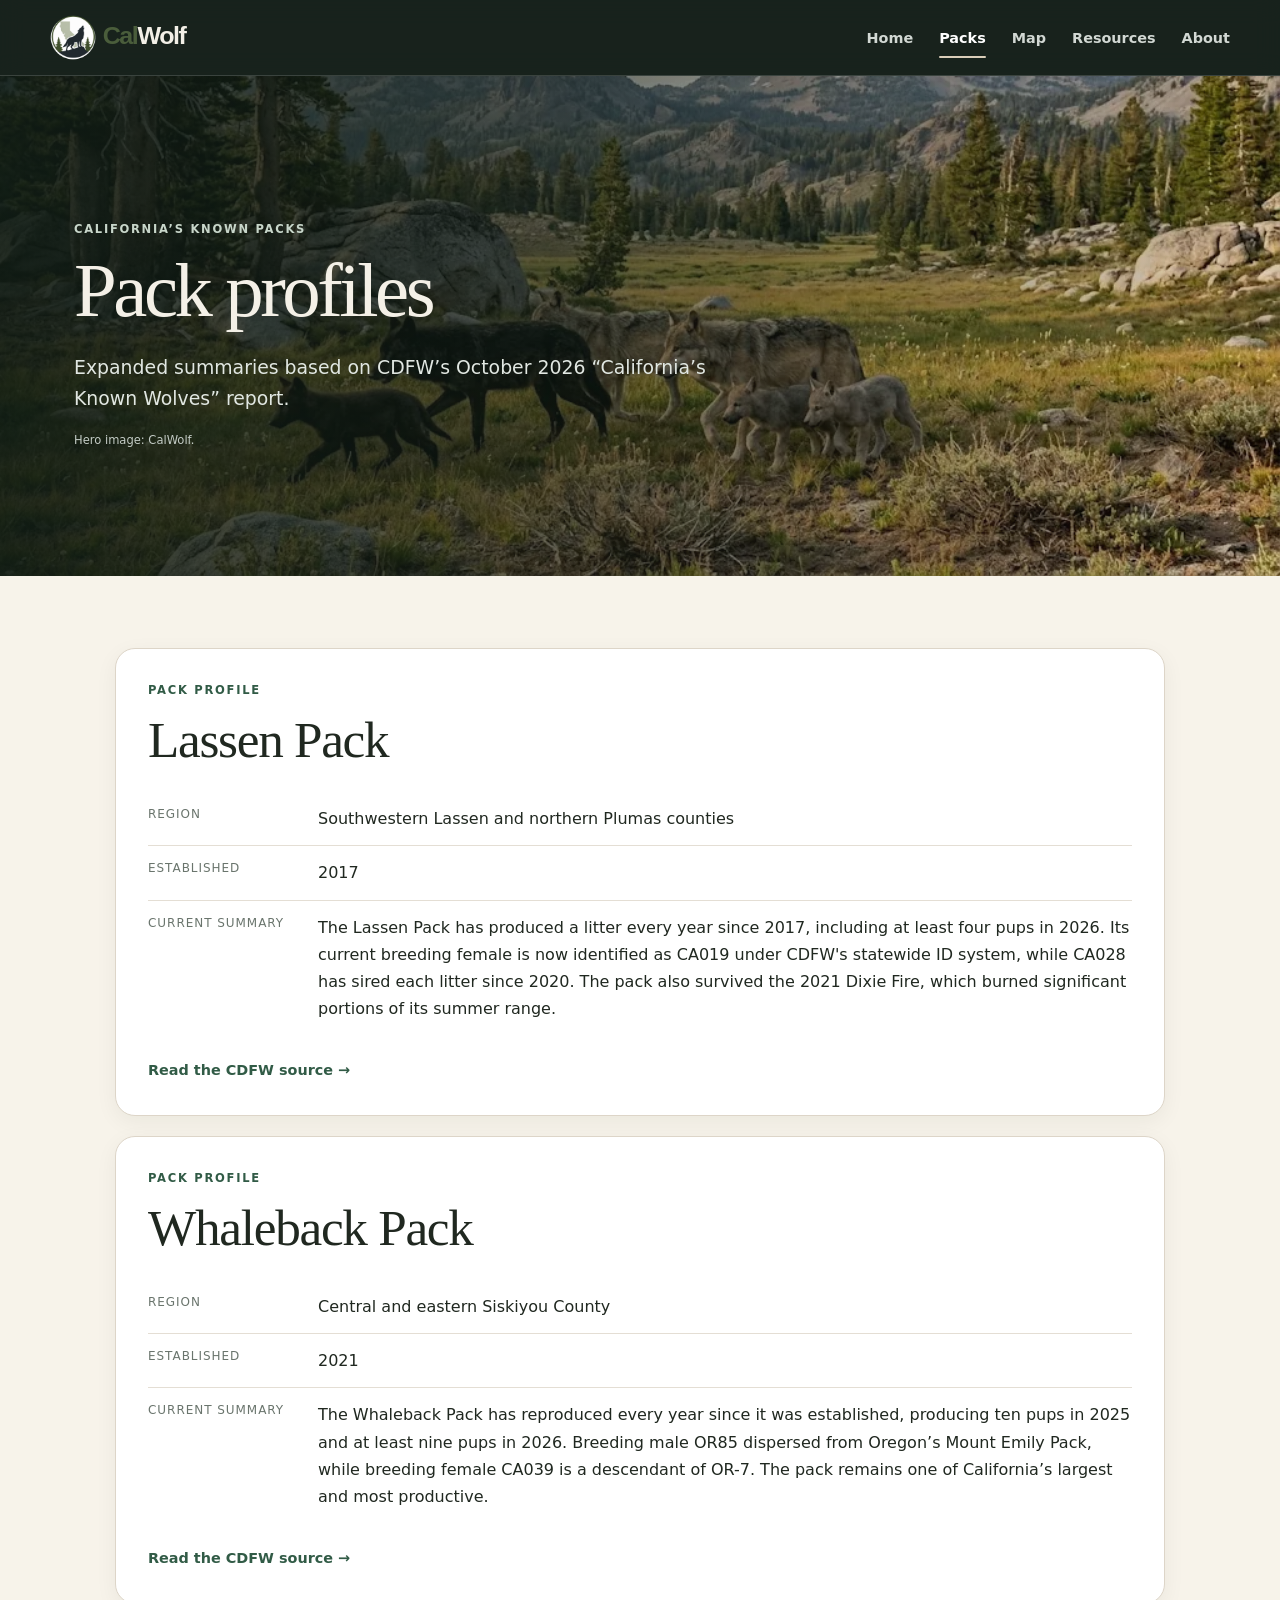
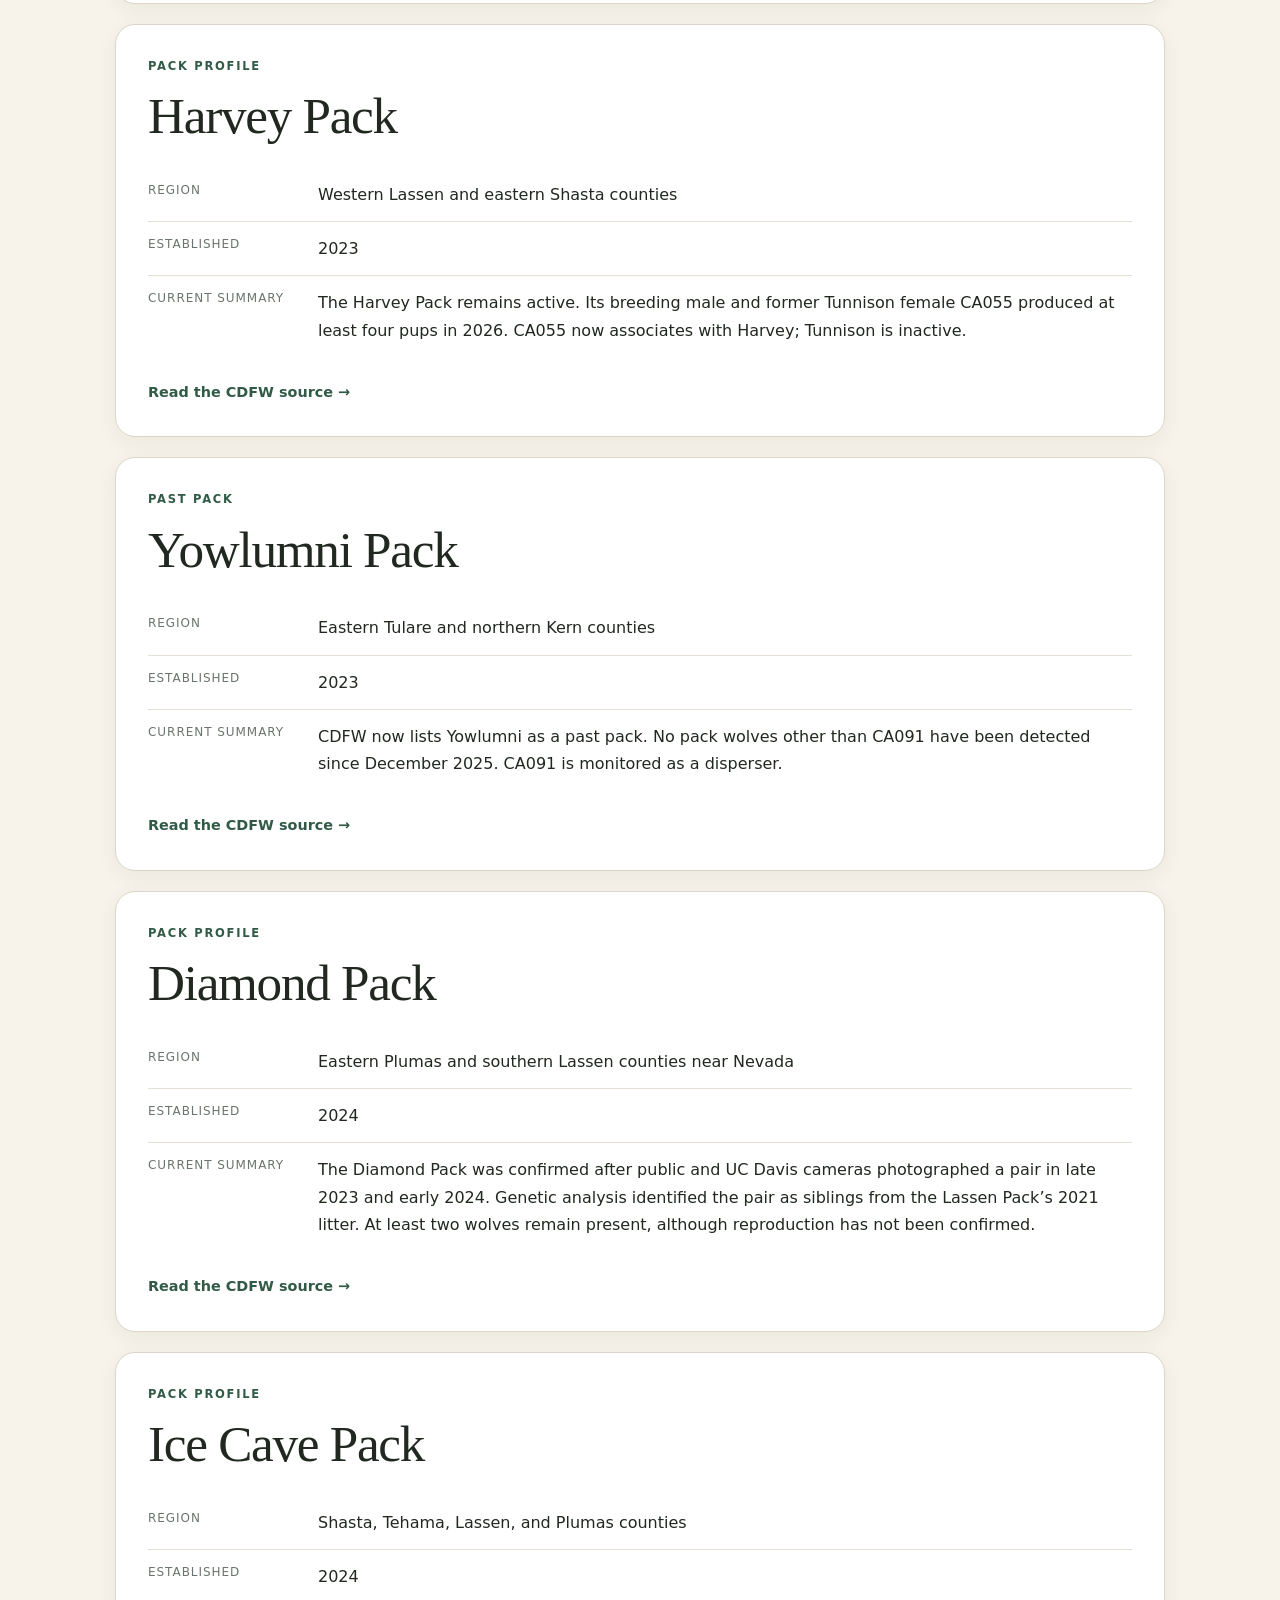
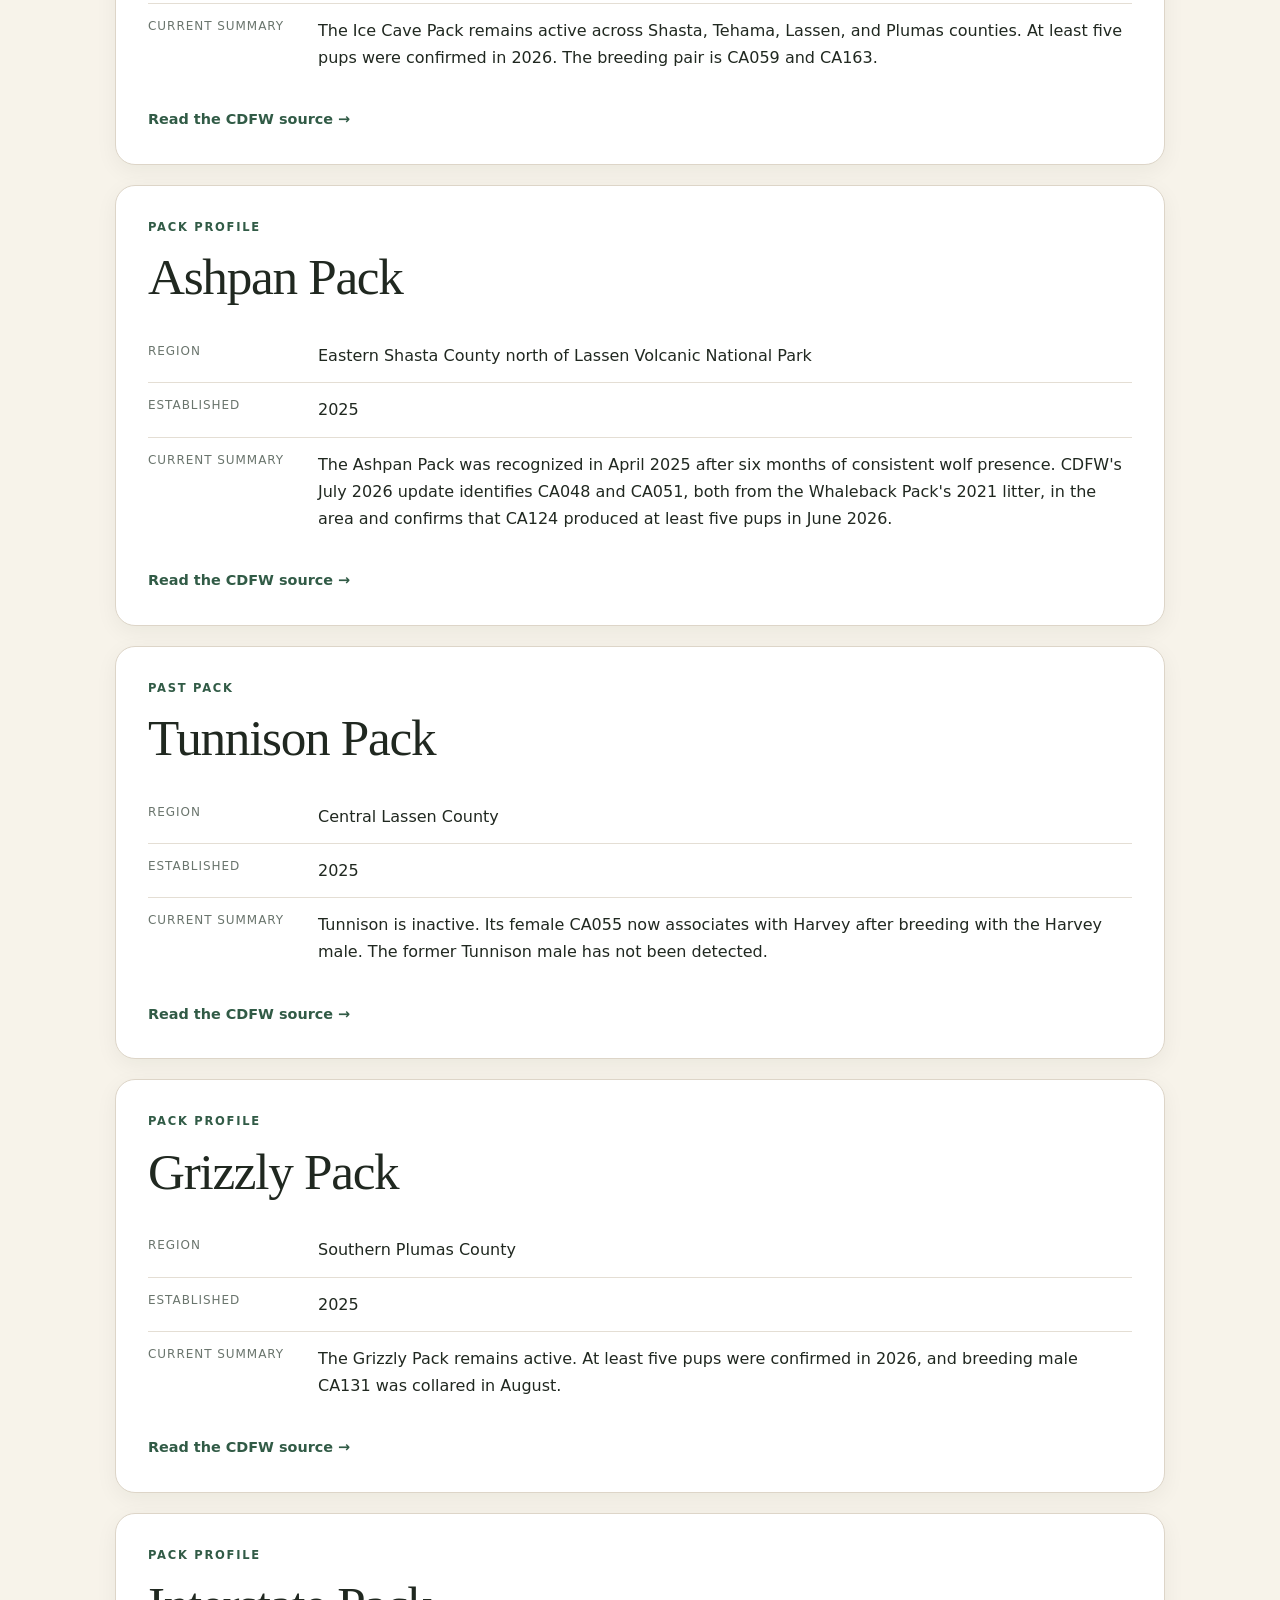
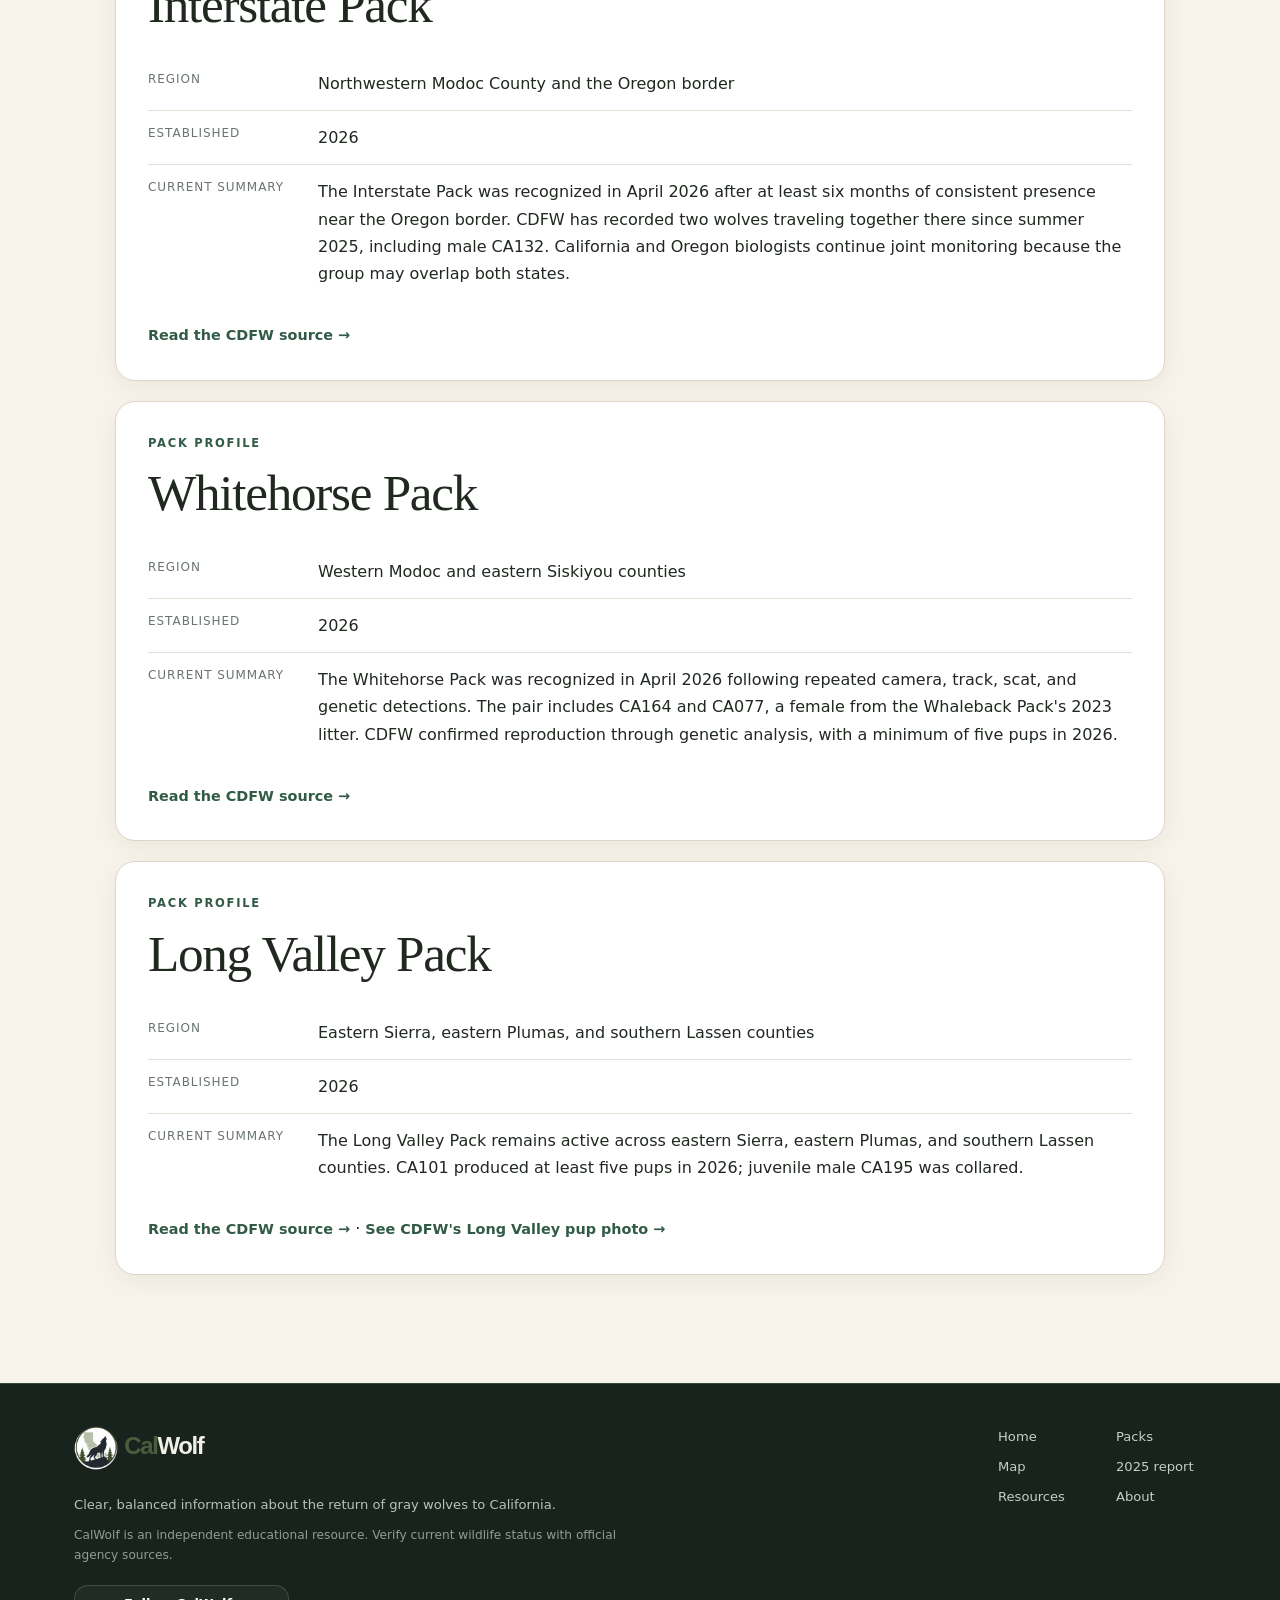
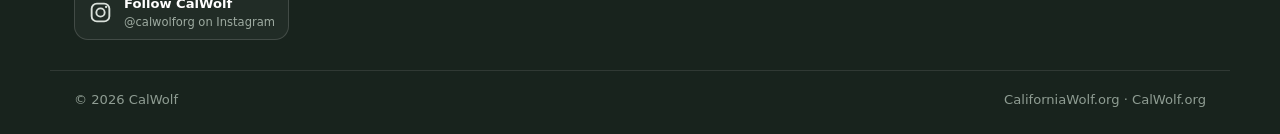
<file: packs.html>
<!DOCTYPE html>
<html lang="en">
<head>
<meta charset="utf-8">
<meta content="width=device-width,initial-scale=1" name="viewport">
<title>California Wolf Packs | CalWolf</title>

<link href="styles.css" rel="stylesheet">
<meta content="Profiles of California’s known gray wolf packs, including locations, establishment dates, reproduction and current public status." name="description"><meta content="#18231d" name="theme-color"><meta content="dark light" name="color-scheme"><meta content="index, follow, max-image-preview:large" name="robots"><link href="https://californiawolf.org/packs.html" rel="canonical"><link href="images/calwolf-icon.svg" rel="icon" type="image/svg+xml"><link href="images/favicon-32x32.png" rel="icon" sizes="32x32" type="image/png"><link href="images/favicon-16x16.png" rel="icon" sizes="16x16" type="image/png"><link href="images/favicon.ico" rel="shortcut icon"><link href="images/apple-touch-icon.png" rel="apple-touch-icon" sizes="180x180"><link href="site.webmanifest" rel="manifest"><link as="image" fetchpriority="high" href="images/hero-packs.webp" rel="preload" type="image/webp"><meta content="CalWolf" property="og:site_name"><meta content="en_US" property="og:locale"><meta content="article" property="og:type"><meta content="California Wolf Packs | CalWolf" property="og:title"><meta content="Profiles of California’s known gray wolf packs, including locations, establishment dates, reproduction and current public status." property="og:description"><meta content="https://californiawolf.org/packs.html" property="og:url"><meta content="https://californiawolf.org/images/calwolf-social.jpg" property="og:image"><meta content="1200" property="og:image:width"><meta content="630" property="og:image:height"><meta content="CalWolf — clear, balanced information about California gray wolves" property="og:image:alt"><meta content="summary_large_image" name="twitter:card"><meta content="California Wolf Packs | CalWolf" name="twitter:title"><meta content="Profiles of California’s known gray wolf packs, including locations, establishment dates, reproduction and current public status." name="twitter:description"><meta content="https://californiawolf.org/images/calwolf-social.jpg" name="twitter:image"><script>document.documentElement.classList.add('js');</script><script defer src="site.js"></script><script type="application/ld+json">{
  "@context": "https://schema.org",
  "@type": "CollectionPage",
  "name": "California Wolf Packs | CalWolf",
  "url": "https://californiawolf.org/packs.html",
  "description": "Profiles of California’s known gray wolf packs, including locations, establishment dates, reproduction and current public status.",
  "isPartOf": {
    "@type": "WebSite",
    "name": "CalWolf",
    "url": "https://californiawolf.org/"
  },
  "publisher": {
    "@type": "Organization",
    "name": "CalWolf",
    "url": "https://californiawolf.org/",
    "logo": "https://californiawolf.org/images/calwolf-icon.svg",
    "sameAs": ["https://www.instagram.com/calwolforg/"]
  }
}</script></head>
<body><a class="skip-link" href="#main-content">Skip to content</a>
<header class="site-header">
<a class="brand" href="index.html">
<img alt="CalWolf" class="brand-logo" decoding="async" height="190" src="images/calwolf-logo.svg" width="720">
<span class="brand-sub">
     California Wolf Information &amp; Education
    </span>
</a><button aria-controls="primary-navigation" aria-expanded="false" aria-label="Open navigation" class="nav-toggle" type="button"><span class="nav-toggle-line"></span><span class="nav-toggle-line"></span><span class="nav-toggle-line"></span></button>
<nav aria-label="Primary navigation" class="site-nav" id="primary-navigation">
<a href="index.html">
     Home
    </a>
<a aria-current="page" href="packs.html">
     Packs
    </a>
<a href="map.html">
     Map
    </a>
<a href="index.html#resources">
     Resources
    </a>
<a href="about.html">
     About
    </a>
</nav>
</header>
<section class="hero page-hero packs-hero">
<div class="hero-inner">
<div class="hero-copy">
<p class="eyebrow">
      California’s known packs
     </p>
<h1>
      Pack profiles
     </h1>
<p class="lede">
      Expanded summaries based on CDFW’s October 2026 “California’s Known Wolves” report.
     </p>
<p class="credit">
      Hero image: CalWolf.
     </p>
</div>
</div>
</section>
<main class="page-main" id="main-content">
<article class="profile" id="lassen">
<div>
<p class="eyebrow">
      Pack profile
     </p>
<h2>
      Lassen Pack
     </h2>
</div>
<dl>
<div>
<dt>
       Region
      </dt>
<dd>
       Southwestern Lassen and northern Plumas counties
      </dd>
</div>
<div>
<dt>
       Established
      </dt>
<dd>
       2017
      </dd>
</div>
<div>
<dt>
       Current summary
      </dt>
<dd>
       The Lassen Pack has produced a litter every year since 2017, including at least four pups in 2026. Its current breeding female is now identified as CA019 under CDFW's statewide ID system, while CA028 has sired each litter since 2020. The pack also survived the 2021 Dixie Fire, which burned significant portions of its summer range.
      </dd>
</div>
</dl>
<a href="https://nrm.dfg.ca.gov/FileHandler.ashx?DocumentID=247779" rel="noopener" target="_blank">
     Read the CDFW source →
    </a>
</article>
<article class="profile" id="whaleback">
<div>
<p class="eyebrow">
      Pack profile
     </p>
<h2>
      Whaleback Pack
     </h2>
</div>
<dl>
<div>
<dt>
       Region
      </dt>
<dd>
       Central and eastern Siskiyou County
      </dd>
</div>
<div>
<dt>
       Established
      </dt>
<dd>
       2021
      </dd>
</div>
<div>
<dt>
       Current summary
      </dt>
<dd>
       The Whaleback Pack has reproduced every year since it was established, producing ten pups in 2025 and at least nine pups in 2026. Breeding male OR85 dispersed from Oregon’s Mount Emily Pack, while breeding female CA039 is a descendant of OR-7. The pack remains one of California’s largest and most productive.
      </dd>
</div>
</dl>
<a href="https://nrm.dfg.ca.gov/FileHandler.ashx?DocumentID=247779" rel="noopener" target="_blank">
     Read the CDFW source →
    </a>
</article>
<article class="profile" id="harvey">
<div>
<p class="eyebrow">
      Pack profile
     </p>
<h2>
      Harvey Pack
     </h2>
</div>
<dl>
<div>
<dt>
       Region
      </dt>
<dd>
       Western Lassen and eastern Shasta counties
      </dd>
</div>
<div>
<dt>
       Established
      </dt>
<dd>
       2023
      </dd>
</div>
<div>
<dt>
       Current summary
      </dt>
<dd>
       The Harvey Pack remains active. Its breeding male and former Tunnison female CA055 produced at least four pups in 2026. CA055 now associates with Harvey; Tunnison is inactive.
      </dd>
</div>
</dl>
<a href="https://nrm.dfg.ca.gov/FileHandler.ashx?DocumentID=247779" rel="noopener" target="_blank">
     Read the CDFW source →
    </a>
</article>
<article class="profile" id="yowlumni">
<div>
<p class="eyebrow">
      Past pack
     </p>
<h2>
      Yowlumni Pack
     </h2>
</div>
<dl>
<div>
<dt>
       Region
      </dt>
<dd>
       Eastern Tulare and northern Kern counties
      </dd>
</div>
<div>
<dt>
       Established
      </dt>
<dd>
       2023
      </dd>
</div>
<div>
<dt>
       Current summary
      </dt>
<dd>
       CDFW now lists Yowlumni as a past pack. No pack wolves other than CA091 have been detected since December 2025. CA091 is monitored as a disperser.
      </dd>
</div>
</dl>
<a href="https://nrm.dfg.ca.gov/FileHandler.ashx?DocumentID=247779" rel="noopener" target="_blank">
     Read the CDFW source →
    </a>
</article>
<article class="profile" id="diamond">
<div>
<p class="eyebrow">
      Pack profile
     </p>
<h2>
      Diamond Pack
     </h2>
</div>
<dl>
<div>
<dt>
       Region
      </dt>
<dd>
       Eastern Plumas and southern Lassen counties near Nevada
      </dd>
</div>
<div>
<dt>
       Established
      </dt>
<dd>
       2024
      </dd>
</div>
<div>
<dt>
       Current summary
      </dt>
<dd>
       The Diamond Pack was confirmed after public and UC Davis cameras photographed a pair in late 2023 and early 2024. Genetic analysis identified the pair as siblings from the Lassen Pack’s 2021 litter. At least two wolves remain present, although reproduction has not been confirmed.
      </dd>
</div>
</dl>
<a href="https://nrm.dfg.ca.gov/FileHandler.ashx?DocumentID=247779" rel="noopener" target="_blank">
     Read the CDFW source →
    </a>
</article>
<article class="profile" id="ice-cave">
<div>
<p class="eyebrow">
      Pack profile
     </p>
<h2>
      Ice Cave Pack
     </h2>
</div>
<dl>
<div>
<dt>
       Region
      </dt>
<dd>
       Shasta, Tehama, Lassen, and Plumas counties
      </dd>
</div>
<div>
<dt>
       Established
      </dt>
<dd>
       2024
      </dd>
</div>
<div>
<dt>
       Current summary
      </dt>
<dd>
       The Ice Cave Pack remains active across Shasta, Tehama, Lassen, and Plumas counties. At least five pups were confirmed in 2026. The breeding pair is CA059 and CA163.
      </dd>
</div>
</dl>
<a href="https://nrm.dfg.ca.gov/FileHandler.ashx?DocumentID=247779" rel="noopener" target="_blank">
     Read the CDFW source →
    </a>
</article>
<article class="profile" id="ashpan">
<div>
<p class="eyebrow">
      Pack profile
     </p>
<h2>
      Ashpan Pack
     </h2>
</div>
<dl>
<div>
<dt>
       Region
      </dt>
<dd>
       Eastern Shasta County north of Lassen Volcanic National Park
      </dd>
</div>
<div>
<dt>
       Established
      </dt>
<dd>
       2025
      </dd>
</div>
<div>
<dt>
       Current summary
      </dt>
<dd>
       The Ashpan Pack was recognized in April 2025 after six months of consistent wolf presence. CDFW's July 2026 update identifies CA048 and CA051, both from the Whaleback Pack's 2021 litter, in the area and confirms that CA124 produced at least five pups in June 2026.
      </dd>
</div>
</dl>
<a href="https://nrm.dfg.ca.gov/FileHandler.ashx?DocumentID=247779" rel="noopener" target="_blank">
     Read the CDFW source →
    </a>
</article>
<article class="profile" id="tunnison">
<div>
<p class="eyebrow">
      Past pack
     </p>
<h2>
      Tunnison Pack
     </h2>
</div>
<dl>
<div>
<dt>
       Region
      </dt>
<dd>
       Central Lassen County
      </dd>
</div>
<div>
<dt>
       Established
      </dt>
<dd>
       2025
      </dd>
</div>
<div>
<dt>
       Current summary
      </dt>
<dd>
       Tunnison is inactive. Its female CA055 now associates with Harvey after breeding with the Harvey male. The former Tunnison male has not been detected.
      </dd>
</div>
</dl>
<a href="https://nrm.dfg.ca.gov/FileHandler.ashx?DocumentID=247779" rel="noopener" target="_blank">
     Read the CDFW source →
    </a>
</article>
<article class="profile" id="grizzly">
<div>
<p class="eyebrow">
      Pack profile
     </p>
<h2>
      Grizzly Pack
     </h2>
</div>
<dl>
<div>
<dt>
       Region
      </dt>
<dd>
       Southern Plumas County
      </dd>
</div>
<div>
<dt>
       Established
      </dt>
<dd>
       2025
      </dd>
</div>
<div>
<dt>
       Current summary
      </dt>
<dd>
       The Grizzly Pack remains active. At least five pups were confirmed in 2026, and breeding male CA131 was collared in August.
      </dd>
</div>
</dl>
<a href="https://nrm.dfg.ca.gov/FileHandler.ashx?DocumentID=247779" rel="noopener" target="_blank">
     Read the CDFW source →
    </a>
</article>
<article class="profile" id="interstate">
<div>
<p class="eyebrow">
      Pack profile
     </p>
<h2>
      Interstate Pack
     </h2>
</div>
<dl>
<div>
<dt>
       Region
      </dt>
<dd>
       Northwestern Modoc County and the Oregon border
      </dd>
</div>
<div>
<dt>
       Established
      </dt>
<dd>
       2026
      </dd>
</div>
<div>
<dt>
       Current summary
      </dt>
<dd>
       The Interstate Pack was recognized in April 2026 after at least six months of consistent presence near the Oregon border. CDFW has recorded two wolves traveling together there since summer 2025, including male CA132. California and Oregon biologists continue joint monitoring because the group may overlap both states.
      </dd>
</div>
</dl>
<a href="https://nrm.dfg.ca.gov/FileHandler.ashx?DocumentID=247779" rel="noopener" target="_blank">
     Read the CDFW source →
    </a>
</article>
<article class="profile" id="whitehorse">
<div>
<p class="eyebrow">
      Pack profile
     </p>
<h2>
      Whitehorse Pack
     </h2>
</div>
<dl>
<div>
<dt>
       Region
      </dt>
<dd>
       Western Modoc and eastern Siskiyou counties
      </dd>
</div>
<div>
<dt>
       Established
      </dt>
<dd>
       2026
      </dd>
</div>
<div>
<dt>
       Current summary
      </dt>
<dd>
       The Whitehorse Pack was recognized in April 2026 following repeated camera, track, scat, and genetic detections. The pair includes CA164 and CA077, a female from the Whaleback Pack's 2023 litter. CDFW confirmed reproduction through genetic analysis, with a minimum of five pups in 2026.
      </dd>
</div>
</dl>
<a href="https://nrm.dfg.ca.gov/FileHandler.ashx?DocumentID=247779" rel="noopener" target="_blank">
     Read the CDFW source →
    </a>
</article>
<article class="profile" id="long-valley">
<div>
<p class="eyebrow">
      Pack profile
     </p>
<h2>
      Long Valley Pack
     </h2>
</div>
<dl>
<div>
<dt>
       Region
      </dt>
<dd>
       Eastern Sierra, eastern Plumas, and southern Lassen counties
      </dd>
</div>
<div>
<dt>
       Established
      </dt>
<dd>
       2026
      </dd>
</div>
<div>
<dt>
       Current summary
      </dt>
<dd>
       The Long Valley Pack remains active across eastern Sierra, eastern Plumas, and southern Lassen counties. CA101 produced at least five pups in 2026; juvenile male CA195 was collared.
      </dd>
</div>
</dl>
<a href="https://nrm.dfg.ca.gov/FileHandler.ashx?DocumentID=247779" rel="noopener" target="_blank">
     Read the CDFW source →
    </a>
<span aria-hidden="true"> · </span>
<a href="https://wildlife.ca.gov/Portals/0/Images/WDP/Wolf/Wolf%20Website/Wolf%20News/IMG_0787%201.JPG?ver=BYXCXNUYPrppq0YMhF0r5A%3d%3d" rel="noopener" target="_blank">
     See CDFW's Long Valley pup photo →
    </a>
</article>
</main>
<footer class="site-footer">
<div class="footer-inner">
<div>
<a class="footer-brand" href="index.html">
<img alt="CalWolf" class="footer-logo" decoding="async" height="190" loading="lazy" src="images/calwolf-logo.svg" width="720">
</a>
<div class="footer-copy">
<p>
       Clear, balanced information about the return of gray wolves to California.
      </p>
<p class="footer-disclaimer">
       CalWolf is an independent educational resource. Verify current wildlife status with official agency sources.
      </p>
</div>

<div class="footer-social">
<a aria-label="Follow CalWolf on Instagram at @calwolforg" class="instagram-link" href="https://www.instagram.com/calwolforg/" rel="noopener noreferrer" target="_blank">
<svg aria-hidden="true" class="instagram-icon" viewBox="0 0 24 24" xmlns="http://www.w3.org/2000/svg">
<rect fill="none" height="17" rx="5" stroke="currentColor" stroke-width="1.8" width="17" x="3.5" y="3.5"></rect>
<circle cx="12" cy="12" fill="none" r="4" stroke="currentColor" stroke-width="1.8"></circle>
<circle cx="17.4" cy="6.7" fill="currentColor" r="1.1"></circle>
</svg>
<span><strong>Follow CalWolf</strong><small>@calwolforg on Instagram</small></span>
</a>
</div>
</div>
<nav aria-label="Footer navigation" class="footer-nav">
<a href="index.html">
      Home
     </a>
<a href="packs.html">
      Packs
     </a>
<a href="map.html">
      Map
     </a>
<a href="index.html#report">
      2025 report
     </a>
<a href="index.html#resources">
      Resources
     </a>
<a href="about.html">
      About
     </a>
</nav>
</div>
<div class="footer-bottom">
<p>
     © 2026 CalWolf
    </p>
<p>
     CaliforniaWolf.org · CalWolf.org
    </p>
</div>
</footer>
</body>
</html>
</file>
<file: styles.css>
:root{
  --ink:#f4f0e7;
  --dark:#18231d;
  --deep:#21382d;
  --forest:#315b46;
  --forest-soft:#4a6a56;
  --sage:#9dad9f;
  --sand:#d9cdb8;
  --cream:#eee8dc;
  --paper:#f7f3ea;
  --text:#202820;
  --muted:#657066;
  --line:rgba(255,255,255,.15);
  --paper-line:#ddd5c8;
  --max-width:1180px;
  --content-width:1050px;
  --radius-sm:14px;
  --radius-md:18px;
  --radius-lg:24px;
  --shadow-soft:0 12px 34px rgba(20,30,23,.11);
  --shadow-lift:0 18px 42px rgba(20,30,23,.16);
  --transition:180ms ease;
}

*{box-sizing:border-box}
html{scroll-behavior:smooth;scroll-padding-top:88px}
body{
  margin:0;
  background:var(--dark);
  color:var(--ink);
  font-family:Inter,ui-sans-serif,system-ui,-apple-system,"Segoe UI",sans-serif;
  font-size:16px;
  line-height:1.6;
  text-rendering:optimizeLegibility;
  -webkit-font-smoothing:antialiased;
}
img{max-width:100%}
a{color:inherit}
p{margin:0 0 1rem}
h1,h2,h3{margin-top:0;line-height:1.1}
h1{
  margin-bottom:24px;
  font:500 clamp(3.4rem,7vw,6.8rem)/.98 Georgia,"Times New Roman",serif;
  letter-spacing:-.045em;
}
h2{
  margin-bottom:16px;
  font:500 clamp(2.2rem,4vw,3.5rem)/1.05 Georgia,"Times New Roman",serif;
  letter-spacing:-.025em;
}
h3{margin-bottom:12px;font-size:1.12rem}

/* Header and navigation */
.site-header{
  min-height:76px;
  display:flex;
  align-items:center;
  justify-content:space-between;
  gap:28px;
  padding:0 max(24px,calc((100vw - var(--max-width))/2));
  background:rgba(24,35,29,.96);
  border-bottom:1px solid var(--line);
  position:sticky;
  top:0;
  z-index:20;
  backdrop-filter:blur(12px);
}
.brand{
  display:flex;
  align-items:center;
  min-width:0;
  text-decoration:none;
}
.brand-logo{
  display:block;
  width:174px;
  max-width:42vw;
  height:auto;
}
.brand-sub{display:none}
.site-nav{
  display:flex;
  align-items:center;
  gap:26px;
}
.site-nav a{
  position:relative;
  padding:27px 0 24px;
  color:#d2d8d3;
  font-size:.9rem;
  font-weight:650;
  text-decoration:none;
  transition:color var(--transition);
}
.site-nav a::after{
  content:"";
  position:absolute;
  left:0;
  right:0;
  bottom:17px;
  height:2px;
  border-radius:2px;
  background:var(--sand);
  transform:scaleX(0);
  transform-origin:left;
  transition:transform var(--transition);
}
.site-nav a:hover,.site-nav a[aria-current="page"]{color:#fff}
.site-nav a:hover::after,.site-nav a[aria-current="page"]::after{transform:scaleX(1)}

/* Buttons */
.button{
  min-height:46px;
  display:inline-flex;
  align-items:center;
  justify-content:center;
  gap:.35rem;
  padding:.76rem 1.2rem;
  border:1px solid transparent;
  border-radius:999px;
  background:var(--sand);
  color:#223126;
  box-shadow:0 4px 14px rgba(9,16,11,.12);
  font-size:.9rem;
  font-weight:800;
  line-height:1.2;
  text-align:center;
  text-decoration:none;
  transition:transform var(--transition),box-shadow var(--transition),background-color var(--transition),border-color var(--transition);
}
.button:hover{
  transform:translateY(-2px);
  box-shadow:0 10px 24px rgba(9,16,11,.18);
}
.button.ghost{
  background:rgba(16,28,21,.14);
  border-color:rgba(255,255,255,.58);
  color:#fff;
  box-shadow:none;
}
.button.ghost:hover{background:rgba(255,255,255,.1);border-color:#fff}
.section.light .button,.section.sand .button,.page-main .button{
  background:var(--forest);
  color:#fff;
}
.section.light .button:hover,.section.sand .button:hover,.page-main .button:hover{background:#284b3a}
a:focus-visible,.button:focus-visible{
  outline:3px solid #e7d8b9;
  outline-offset:4px;
}

/* Hero areas */
.hero{
  display:flex;
  align-items:center;
  background-position:center;
  background-size:cover;
  background-repeat:no-repeat;
}
.home-hero{
  min-height:680px;
  background-position:72% center;
  background-image:linear-gradient(90deg,rgba(16,28,21,.88) 0%,rgba(16,28,21,.58) 48%,rgba(16,28,21,.12) 100%),image-set(url('images/hero-home.webp') type('image/webp'), url('images/hero-home.jpg') type('image/jpeg'));
}
.page-hero{min-height:430px;align-items:flex-end}
.page-hero.about-hero{
  background-position:center 58%;
  background-image:linear-gradient(90deg,rgba(16,28,21,.91) 0%,rgba(16,28,21,.65) 46%,rgba(16,28,21,.16) 100%),image-set(url('images/hero-about.webp') type('image/webp'), url('images/hero-about.jpg') type('image/jpeg'));
}
.page-hero.packs-hero{
  min-height:500px;
  background-position:center bottom;
  background-image:linear-gradient(90deg,rgba(16,28,21,.90) 0%,rgba(16,28,21,.60) 45%,rgba(16,28,21,.10) 100%),image-set(url('images/hero-packs.webp') type('image/webp'), url('images/hero-packs.jpg') type('image/jpeg'));
}
.page-hero.map-hero{
  background-image:linear-gradient(90deg,rgba(16,28,21,.92) 0%,rgba(16,28,21,.68) 56%,rgba(16,28,21,.25) 100%),url('images/wolf-activity-october-2026.jpg');
}
.hero-inner{
  width:min(var(--max-width),100%);
  margin:auto;
  padding:96px 24px;
}
.page-hero .hero-inner{padding:76px 24px 58px}
.hero-copy{max-width:760px}
.page-hero h1{font-size:clamp(3rem,6vw,5.4rem)}
.eyebrow{
  margin:0 0 14px;
  color:#c8d6ca;
  font-size:.72rem;
  font-weight:850;
  letter-spacing:.15em;
  text-transform:uppercase;
}
.lede{
  max-width:650px;
  margin-bottom:0;
  color:#e1e7e2;
  font-size:1.18rem;
  line-height:1.62;
}
.hero-actions{display:flex;flex-wrap:wrap;gap:12px;margin-top:32px}
.credit{margin:18px 0 0;color:#c3cbc5;font-size:.72rem}

/* Shared sections */
.section{
  padding:88px max(24px,calc((100vw - var(--max-width))/2));
}
.section.light{background:var(--paper);color:var(--text)}
.section.sand{background:#d8cdbb;color:#223026}
.section.deep{background:var(--deep)}
.section-heading{max-width:760px;margin:0 0 42px}
.section-heading h2{margin-bottom:16px}
.section-heading p:last-child{max-width:720px;margin-bottom:0;color:var(--muted);font-size:1.02rem;line-height:1.65}
.section.deep .section-heading p:last-child{color:#c3cec6}
.section[id]{scroll-margin-top:0}
.section.light .eyebrow,.section.sand .eyebrow,.page-main .eyebrow{color:var(--forest)}

/* Metrics */
.metric-grid{display:grid;grid-template-columns:repeat(4,1fr);gap:18px}
.metric-card{
  min-height:150px;
  display:flex;
  flex-direction:column;
  justify-content:center;
  padding:28px;
  background:rgba(255,255,255,.08);
  border:1px solid var(--line);
  border-radius:var(--radius-md);
  box-shadow:0 8px 24px rgba(9,16,11,.08);
}
.metric{display:block;color:#fff;font:500 2.9rem/1 Georgia,"Times New Roman",serif}
.label{display:block;margin-top:11px;color:#ccd5ce;font-size:.88rem;line-height:1.48}

/* Report */
.report-grid{display:grid;grid-template-columns:1.08fr .92fr;gap:24px;align-items:stretch}
.report-main,.report-side{
  display:flex;
  flex-direction:column;
  padding:34px;
  background:#fff;
  border:1px solid #ded7ca;
  border-radius:var(--radius-lg);
  box-shadow:var(--shadow-soft);
}
.report-main h3,.report-side h3{font-size:1.28rem}
.report-main p,.report-side p{color:var(--muted)}
.report-side .button{align-self:flex-start;margin-top:auto}
.facts{display:grid;grid-template-columns:1fr 1fr;gap:14px;margin-top:auto;padding-top:16px}
.fact{padding:18px;background:#eee7da;border-radius:var(--radius-sm)}
.fact strong{display:block;color:var(--forest)}
.fact span{display:block;margin-top:3px;color:var(--muted);font-size:.86rem}

/* Homepage pack and resource cards */
.pack-grid{display:grid;grid-template-columns:repeat(3,1fr);gap:18px}
.pack-card{
  min-height:100%;
  display:flex;
  flex-direction:column;
  padding:24px;
  background:rgba(255,255,255,.07);
  border:1px solid var(--line);
  border-radius:var(--radius-md);
  text-decoration:none;
  transition:transform var(--transition),background-color var(--transition),border-color var(--transition),box-shadow var(--transition);
}
.pack-card:hover{
  transform:translateY(-4px);
  background:rgba(255,255,255,.1);
  border-color:rgba(255,255,255,.3);
  box-shadow:0 16px 34px rgba(8,15,10,.15);
}
.pack-group-heading{margin:48px 0 24px;font-family:Georgia,"Times New Roman",serif;font-size:1.6rem;line-height:1.25}
.pack-card h3{margin-bottom:14px;font-family:Georgia,"Times New Roman",serif;font-size:1.4rem}
.pack-card dl{margin:0 0 18px}
.pack-card dl div{
  display:grid;
  grid-template-columns:132px minmax(0,1fr);
  gap:12px;
  align-items:start;
  padding:9px 0;
  border-top:1px solid rgba(255,255,255,.11);
}
.pack-card dl div:first-child{border-top:0}
.pack-card dt{color:#aab8ae;font-size:.75rem;letter-spacing:.08em;text-transform:uppercase;white-space:nowrap}
.pack-card dd{min-width:0;margin:0;color:#e0e6e1;font-size:.88rem}
.pack-link{display:block;margin-top:auto;color:#d4dfd6;font-size:.82rem;font-weight:800}
.pack-note{margin:24px 0 0;color:#b7c2ba;font-size:.82rem}

.resource-grid{display:grid;grid-template-columns:repeat(3,1fr);gap:18px}
.resource-card{
  min-height:100%;
  display:flex;
  flex-direction:column;
  padding:25px;
  background:#fff;
  border:1px solid #ded7ca;
  border-radius:var(--radius-md);
  box-shadow:0 6px 20px rgba(20,30,23,.05);
  text-decoration:none;
  transition:transform var(--transition),box-shadow var(--transition),border-color var(--transition);
}
.resource-card:hover{transform:translateY(-4px);border-color:#c8bcaa;box-shadow:var(--shadow-lift)}
.resource-card .tag{color:var(--forest);font-size:.7rem;font-weight:850;letter-spacing:.1em;text-transform:uppercase}
.resource-card h3{margin:12px 0 10px}
.resource-card p{margin:0 0 20px;color:var(--muted);font-size:.89rem}
.resource-card .arrow{margin-top:auto;color:var(--forest);font-size:.86rem;font-weight:850}

/* Map feature */
.map-feature{display:grid;grid-template-columns:minmax(0,680px) minmax(260px,1fr);gap:42px;align-items:center}
.map-preview{
  display:flex;
  align-items:center;
  justify-content:center;
  aspect-ratio:16 / 9;
  overflow:hidden;
  padding:10px;
  background:#fff;
  border-radius:var(--radius-lg);
  box-shadow:0 20px 55px rgba(20,32,23,.18);
  transition:transform var(--transition),box-shadow var(--transition);
}
.map-preview:hover{transform:translateY(-3px);box-shadow:0 24px 64px rgba(20,32,23,.23)}
.map-preview img{display:block;width:100%;height:100%;object-fit:contain;border-radius:16px}
.map-copy h3{font-size:1.3rem}
.map-copy p{color:var(--muted)}

/* Interior pages */
.page-main{
  padding:72px max(24px,calc((100vw - var(--content-width))/2)) 88px;
  background:var(--paper);
  color:var(--text);
}
.page-main.wide{
  padding-left:max(24px,calc((100vw - 1200px)/2));
  padding-right:max(24px,calc((100vw - 1200px)/2));
}
.profile{
  scroll-margin-top:0;
  margin:0 0 20px;
  padding:32px;
  background:#fff;
  border:1px solid var(--paper-line);
  border-radius:20px;
  box-shadow:0 6px 22px rgba(20,30,23,.055);
}
.profile h2{margin-bottom:0}
.profile dl{margin:25px 0 22px}
.profile dl div{display:grid;grid-template-columns:150px 1fr;gap:20px;padding:13px 0;border-top:1px solid #e4ded4}
.profile dl div:first-child{border-top:0}
.profile dt{color:#6a756d;font-size:.75rem;letter-spacing:.08em;text-transform:uppercase}
.profile dd{margin:0;line-height:1.7}
.profile>a{color:var(--forest);font-size:.9rem;font-weight:800;text-decoration:none}
.profile>a:hover{text-decoration:underline;text-underline-offset:4px}

.map-frame{padding:12px;background:#fff;border:1px solid var(--paper-line);border-radius:22px;box-shadow:0 18px 50px rgba(24,35,29,.12)}
.map-frame img{display:block;width:100%;height:auto;border-radius:14px}
.notes{display:grid;grid-template-columns:1fr 1fr;gap:20px;margin-top:24px}
.note{
  display:flex;
  flex-direction:column;
  min-height:100%;
  padding:24px;
  background:#fff;
  border:1px solid var(--paper-line);
  border-radius:var(--radius-md);
  box-shadow:0 6px 20px rgba(20,30,23,.05);
}
.note h2{font-size:clamp(1.7rem,3vw,2.25rem)}
.note p,.about-copy p{color:var(--muted)}
.note .button{align-self:flex-start;margin-top:auto}
.about-copy{max-width:800px;font-size:1.04rem;line-height:1.72}
.about-copy .note-line{margin-top:42px;padding-top:26px;border-top:1px solid #d8d1c5;font-size:.9rem}

/* Footer */
.site-footer{
  background:var(--dark);
  color:#abb8ae;
  border-top:1px solid var(--line);
  font-size:.82rem;
}
.footer-inner{
  width:min(var(--max-width),100%);
  margin:0 auto;
  padding:42px 24px 30px;
  display:grid;
  grid-template-columns:minmax(0,1.35fr) minmax(240px,.65fr);
  gap:54px;
  align-items:start;
}
.footer-brand{display:inline-block;text-decoration:none}
.footer-logo{display:block;width:166px;height:auto;margin-bottom:18px}
.footer-copy{max-width:560px}
.footer-copy p{margin:0;color:#b7c2ba;line-height:1.65}
.footer-copy .footer-disclaimer{margin-top:10px;color:#8f9d93;font-size:.76rem}
.footer-nav{
  display:grid;
  grid-template-columns:repeat(2,minmax(90px,1fr));
  gap:9px 28px;
  justify-self:end;
}
.footer-nav a{color:#c5cec7;text-decoration:none;transition:color var(--transition)}
.footer-nav a:hover{color:#fff}
.footer-bottom{
  width:min(var(--max-width),100%);
  margin:0 auto;
  padding:18px 24px 24px;
  display:flex;
  justify-content:space-between;
  gap:24px;
  border-top:1px solid rgba(255,255,255,.1);
  color:#8f9d93;
}
.footer-bottom p{margin:0}

@media(max-width:900px){
  .brand-logo{width:158px}
  .site-nav{gap:18px}
  .metric-grid{grid-template-columns:1fr 1fr}
  .report-grid,.map-feature{grid-template-columns:1fr}
  .pack-grid,.resource-grid{grid-template-columns:1fr 1fr}
  .home-hero{min-height:610px;background-position:70% center}
  .page-hero.packs-hero{min-height:470px;background-position:55% bottom}
  .footer-inner{gap:36px}
}

@media(max-width:700px){
  html{scroll-padding-top:116px}
  .site-header{min-height:68px;align-items:flex-start;gap:16px;padding-top:12px;padding-bottom:12px}
  .site-nav{flex-wrap:wrap;justify-content:flex-end;gap:6px 15px}
  .site-nav a{padding:8px 0;font-size:.82rem}
  .site-nav a::after{bottom:3px}
  .page-hero{min-height:360px}
  .notes{grid-template-columns:1fr}
  .footer-inner{grid-template-columns:1fr}
  .footer-nav{justify-self:start}
}

@media(max-width:600px){
  h1{font-size:clamp(3rem,15vw,4.6rem)}
  .brand-logo{width:138px;max-width:52vw}
  .hero-inner{padding:72px 20px}
  .page-hero .hero-inner{padding:58px 20px 44px}
  .section,.page-main{padding:60px 20px}
  .metric-grid,.facts,.pack-grid,.resource-grid{grid-template-columns:1fr}
  .home-hero{min-height:600px;background-position:68% center}
  .page-hero.about-hero{background-position:62% center}
  .page-hero.packs-hero{min-height:430px;background-position:58% bottom}
  .profile{padding:24px}
  .profile dl div{grid-template-columns:1fr;gap:4px}
  .footer-inner{padding:36px 20px 26px}
  .footer-bottom{padding:18px 20px 22px;flex-direction:column;gap:5px}
  .footer-nav{grid-template-columns:repeat(2,minmax(0,1fr));width:100%}
}

@media(prefers-reduced-motion:reduce){
  html{scroll-behavior:auto}
  *,*::before,*::after{transition-duration:.01ms!important;animation-duration:.01ms!important;animation-iteration-count:1!important}
}


/* RC2: responsive navigation, mobile refinement, performance and accessibility */
body{overflow-x:hidden}
img{height:auto}
.skip-link{
  position:fixed;
  top:10px;
  left:12px;
  z-index:100;
  padding:.65rem .9rem;
  border-radius:8px;
  background:#fff;
  color:#18231d;
  font-weight:800;
  text-decoration:none;
  transform:translateY(-160%);
  transition:transform var(--transition);
}
.skip-link:focus{transform:translateY(0)}
.nav-toggle{
  display:none;
  width:46px;
  height:46px;
  flex:0 0 auto;
  align-items:center;
  justify-content:center;
  flex-direction:column;
  gap:5px;
  padding:0;
  border:1px solid rgba(255,255,255,.22);
  border-radius:12px;
  background:rgba(255,255,255,.06);
  color:#fff;
  cursor:pointer;
}
.nav-toggle-line{display:block;width:21px;height:2px;border-radius:2px;background:currentColor;transition:transform var(--transition),opacity var(--transition)}
.site-header.nav-open .nav-toggle-line:nth-child(1){transform:translateY(7px) rotate(45deg)}
.site-header.nav-open .nav-toggle-line:nth-child(2){opacity:0}
.site-header.nav-open .nav-toggle-line:nth-child(3){transform:translateY(-7px) rotate(-45deg)}
.map-preview img,.map-frame img{background:#f3eee5}
.error-page{
  min-height:100vh;
  display:flex;
  flex-direction:column;
  align-items:flex-start;
  justify-content:center;
  padding:48px max(24px,calc((100vw - 760px)/2));
  background:var(--dark);
  color:var(--ink);
}
.error-logo{width:210px;margin-bottom:54px}
.error-page h1{max-width:720px}
.error-page>p:not(.eyebrow){max-width:580px;color:#c6d0c8;font-size:1.12rem}
.error-page .button{margin-top:18px}

@media(hover:hover){
  .button:hover{transform:translateY(-2px)}
  .pack-card:hover,.resource-card:hover{transform:translateY(-4px)}
  .map-preview:hover{transform:translateY(-3px)}
}

@media(max-width:760px){
  html{scroll-padding-top:84px}
  .site-header{
    min-height:68px;
    align-items:center;
    gap:14px;
    padding-top:10px;
    padding-bottom:10px;
  }
  .brand-logo{width:150px;max-width:58vw}
  .js .nav-toggle{display:flex;margin-left:auto}
  .js .site-nav{
    position:absolute;
    top:100%;
    left:0;
    right:0;
    display:flex;
    flex-direction:column;
    align-items:stretch;
    gap:0;
    padding:8px 20px 18px;
    background:rgba(24,35,29,.99);
    border-top:1px solid rgba(255,255,255,.1);
    border-bottom:1px solid rgba(255,255,255,.14);
    box-shadow:0 20px 36px rgba(8,14,10,.28);
    opacity:0;
    visibility:hidden;
    pointer-events:none;
    transform:translateY(-8px);
    transition:opacity var(--transition),transform var(--transition),visibility var(--transition);
  }
  .js .site-header.nav-open .site-nav{
    opacity:1;
    visibility:visible;
    pointer-events:auto;
    transform:translateY(0);
  }
  .js .site-nav a{
    min-height:48px;
    display:flex;
    align-items:center;
    padding:10px 2px;
    border-bottom:1px solid rgba(255,255,255,.09);
    font-size:.96rem;
  }
  .js .site-nav a:last-child{border-bottom:0}
  .js .site-nav a::after{left:0;right:auto;bottom:6px;width:38px}
  .home-hero{min-height:620px;background-position:70% center}
  .page-hero{min-height:390px}
  .page-hero.packs-hero{min-height:455px;background-position:56% bottom}
  .hero-copy{max-width:650px}
  .lede{font-size:1.08rem}
  .section{padding-top:68px;padding-bottom:68px}
  .page-main{padding-top:62px;padding-bottom:72px}
  .pack-card dl div{grid-template-columns:112px minmax(0,1fr)}
  .map-feature{gap:30px}
}

@media(max-width:520px){
  h1{font-size:clamp(2.85rem,14vw,4.15rem)}
  h2{font-size:clamp(2rem,10vw,3rem)}
  .brand-logo{width:142px}
  .hero-inner{padding:68px 18px}
  .page-hero .hero-inner{padding:54px 18px 42px}
  .home-hero{
    min-height:640px;
    background-position:72% center;
    background-image:linear-gradient(90deg,rgba(16,28,21,.93) 0%,rgba(16,28,21,.74) 58%,rgba(16,28,21,.28) 100%),image-set(url('images/hero-home.webp') type('image/webp'),url('images/hero-home.jpg') type('image/jpeg'));
  }
  .page-hero.about-hero{
    background-position:64% center;
    background-image:linear-gradient(90deg,rgba(16,28,21,.94) 0%,rgba(16,28,21,.76) 60%,rgba(16,28,21,.26) 100%),image-set(url('images/hero-about.webp') type('image/webp'),url('images/hero-about.jpg') type('image/jpeg'));
  }
  .page-hero.packs-hero{
    min-height:440px;
    background-position:59% bottom;
    background-image:linear-gradient(90deg,rgba(16,28,21,.94) 0%,rgba(16,28,21,.73) 60%,rgba(16,28,21,.20) 100%),image-set(url('images/hero-packs.webp') type('image/webp'),url('images/hero-packs.jpg') type('image/jpeg'));
  }
  .hero-actions{display:grid;grid-template-columns:1fr;gap:10px}
  .hero-actions .button{width:100%}
  .section,.page-main{padding-left:18px;padding-right:18px}
  .section-heading{margin-bottom:32px}
  .metric-card{min-height:128px;padding:24px}
  .report-main,.report-side{padding:26px}
  .facts{gap:10px}
  .fact{padding:16px}
  .pack-card,.resource-card{padding:22px}
  .pack-card dl div{grid-template-columns:1fr;gap:3px}
  .pack-card dt{white-space:normal}
  .map-preview{padding:7px;border-radius:18px}
  .profile{padding:22px}
  .notes{gap:14px}
  .note{padding:22px}
  .footer-nav{gap:10px 24px}
  .footer-logo{width:150px}
  .error-page{padding-left:22px;padding-right:22px}
}

@media(max-width:380px){
  .brand-logo{width:132px}
  .nav-toggle{width:42px;height:42px}
  .home-hero{min-height:660px}
  .metric{font-size:2.55rem}
  .footer-nav{grid-template-columns:1fr}
}


/* v1.1: Instagram and feedback */
.footer-social{margin-top:20px}
.instagram-link{
  width:fit-content;
  display:inline-flex;
  align-items:center;
  gap:11px;
  padding:10px 13px;
  border:1px solid rgba(255,255,255,.15);
  border-radius:14px;
  background:rgba(255,255,255,.045);
  color:#d9e0da;
  text-decoration:none;
  transition:background-color var(--transition),border-color var(--transition),transform var(--transition);
}
.instagram-link:hover{
  transform:translateY(-2px);
  background:rgba(255,255,255,.08);
  border-color:rgba(255,255,255,.3);
}
.instagram-icon{width:25px;height:25px;flex:0 0 auto}
.instagram-link span{display:flex;flex-direction:column;line-height:1.25}
.instagram-link strong{color:#fff;font-size:.82rem}
.instagram-link small{margin-top:2px;color:#9eaba1;font-size:.72rem}

.about-connect{margin-top:64px;padding-top:56px;border-top:1px solid #d8d1c5}
.about-connect-grid{display:grid;grid-template-columns:.8fr 1.2fr;gap:22px;align-items:start}
.connect-card{
  min-height:100%;
  padding:30px;
  background:#fff;
  border:1px solid var(--paper-line);
  border-radius:var(--radius-lg);
  box-shadow:var(--shadow-soft);
}
.connect-card h2{margin-bottom:14px;font-size:clamp(2rem,4vw,3rem)}
.connect-card>p:not(.eyebrow){color:var(--muted)}
.instagram-card{
  background:linear-gradient(145deg,#243b30 0%,#18231d 100%);
  color:#fff;
  border-color:rgba(255,255,255,.12);
}
.instagram-card .eyebrow{color:#b9c9bc}
.instagram-card>p:not(.eyebrow){color:#d6ddd7}
.instagram-button{margin-top:14px;background:var(--sand)!important;color:#223126!important}
.button-icon{width:20px;height:20px;flex:0 0 auto}
.feedback-form{margin-top:24px}
.form-field{margin-bottom:18px}
.form-field label{display:block;margin-bottom:7px;color:#263027;font-size:.86rem;font-weight:800}
.form-field label span{color:#7b857d;font-size:.76rem;font-weight:600}
.form-field input,.form-field textarea{
  width:100%;
  padding:12px 13px;
  border:1px solid #cfc7ba;
  border-radius:11px;
  background:#fbf9f4;
  color:#202820;
  font:inherit;
  line-height:1.45;
  transition:border-color var(--transition),box-shadow var(--transition),background-color var(--transition);
}
.form-field textarea{min-height:155px;resize:vertical}
.form-field input:focus,.form-field textarea:focus{
  outline:none;
  border-color:var(--forest);
  background:#fff;
  box-shadow:0 0 0 3px rgba(49,91,70,.14);
}
.field-note{margin:6px 0 0;color:#7a847c;font-size:.74rem}
.form-honeypot{position:absolute!important;left:-9999px!important;width:1px!important;height:1px!important;overflow:hidden!important}
.feedback-submit[disabled]{opacity:.68;cursor:wait;transform:none}
.form-status{min-height:1.5em;margin:13px 0 0;color:#59665d;font-size:.84rem;font-weight:700}
.form-status.success{color:#25623e}
.form-status.error{color:#9b3030}

@media(max-width:820px){
  .about-connect-grid{grid-template-columns:1fr}
  .instagram-card{order:2}
  .feedback-card{order:1}
}

@media(max-width:520px){
  .about-connect{margin-top:48px;padding-top:44px}
  .connect-card{padding:24px}
  .instagram-link{width:100%;max-width:330px}
}
</file>
